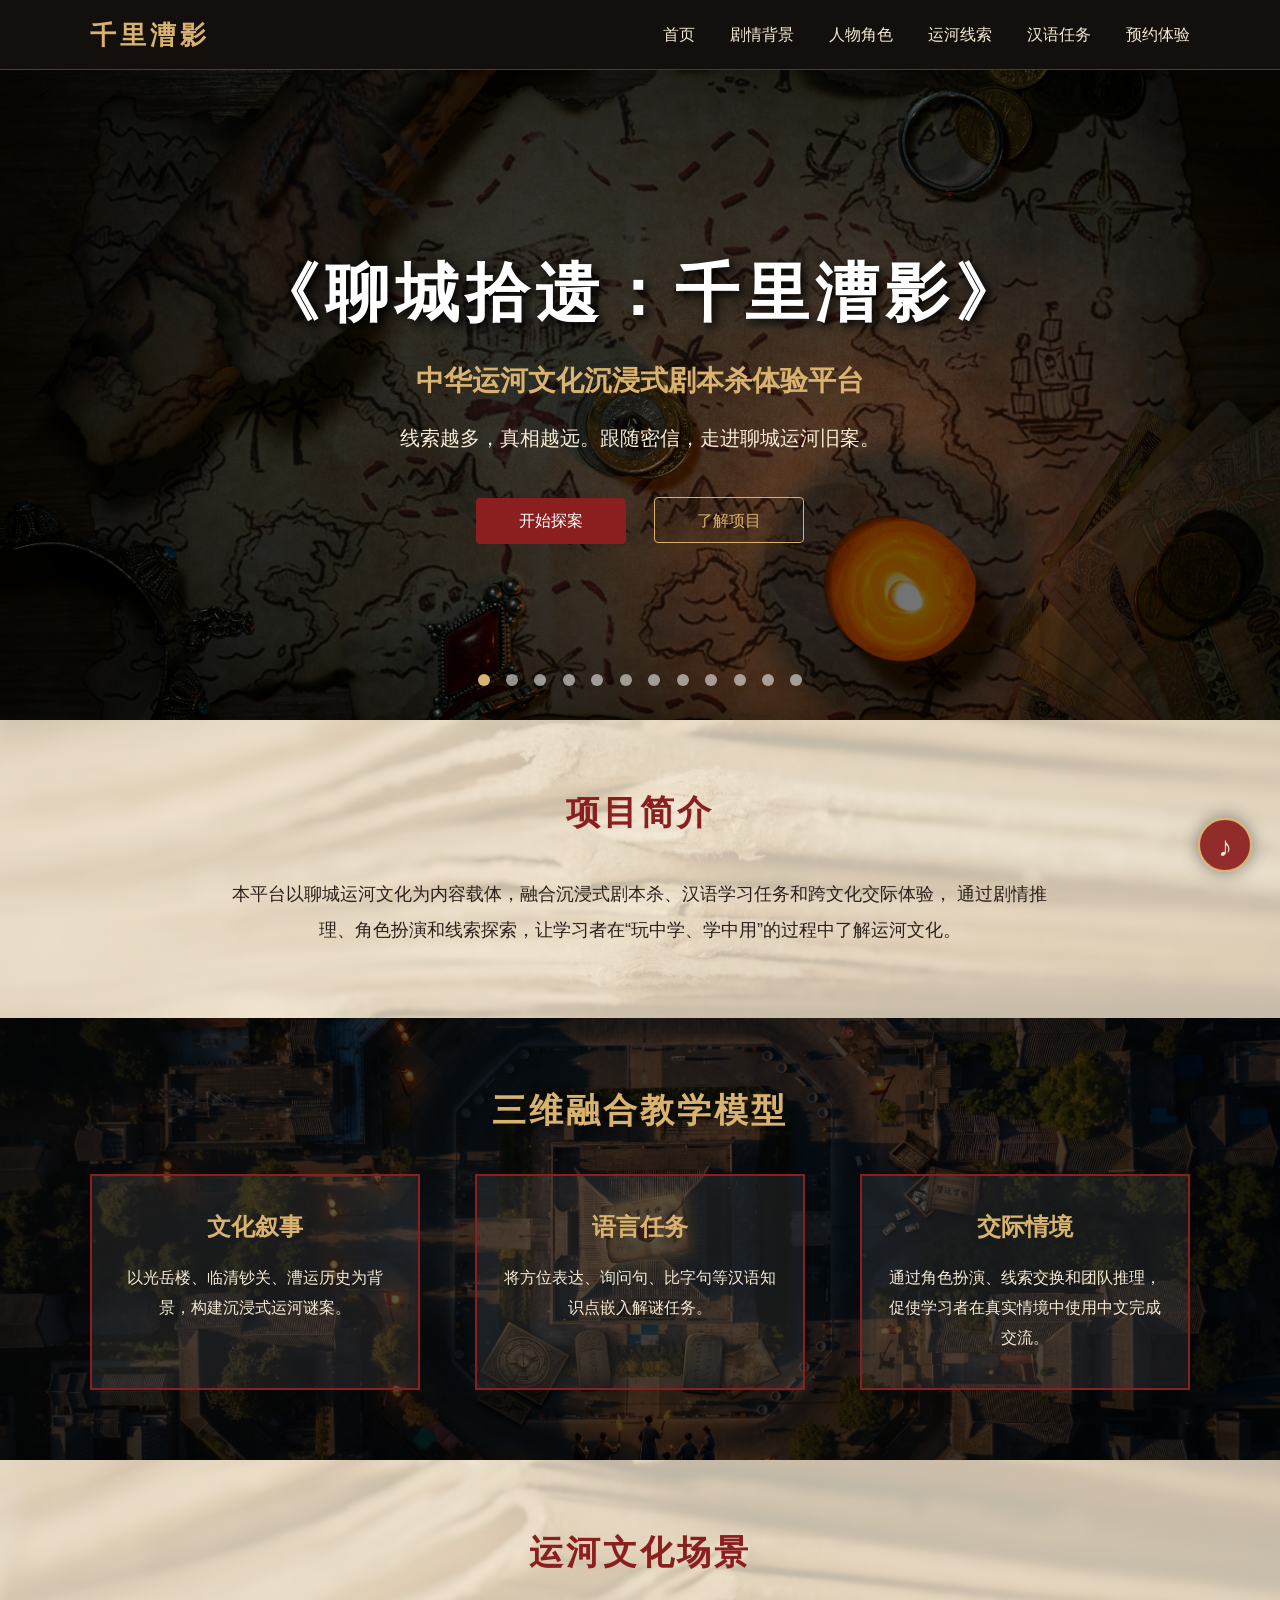
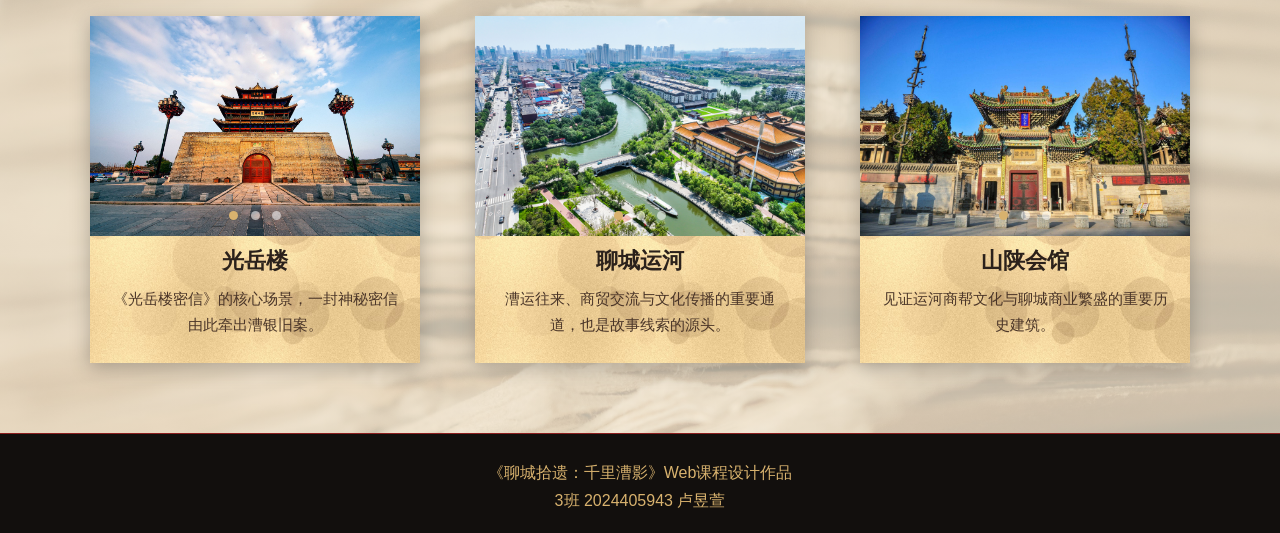
<file: index.html>
<!DOCTYPE html>
<html lang="zh-CN">
<head>
    <meta charset="UTF-8">
    <title>聊城拾遗：千里漕影</title>
    <link rel="stylesheet" href="./css/index.css">
    <link rel="stylesheet" href="./css/music.css">
</head>
<body>

<audio id="bgm" src="./audio/bgm.mp3" loop></audio>
<div class="music-btn playing" id="musicBtn">♫</div>

<!-- 顶部导航栏 -->
<div class="header">
    <div class="container nav">
        <div class="logo">千里漕影</div>
        <ul>
            <li><a href="index.html">首页</a></li>
            <li><a href="story.html">剧情背景</a></li>
            <li><a href="roles.html">人物角色</a></li>
            <li><a href="clues.html">运河线索</a></li>
            <li><a href="learn.html">汉语任务</a></li>
            <li><a href="booking.html">预约体验</a></li>
        </ul>
    </div>
</div>

<!-- 首页封面轮播 -->
<div class="hero">

    <!-- 背景轮播图片 -->
    <div class="top-banner">
        <img class="top-slide active" src="./images/index_top_banner/bg1.jpg" alt="">
        <img class="top-slide" src="./images/index_top_banner/bg2.jpg" alt="">
        <img class="top-slide" src="./images/index_top_banner/bg2.png" alt="">
        <img class="top-slide" src="./images/index_top_banner/bg3.jpeg" alt="">
        <img class="top-slide" src="./images/index_top_banner/bg4.png" alt="">
        <img class="top-slide" src="./images/index_top_banner/bg5.png" alt="">
        <img class="top-slide" src="./images/index_top_banner/bg6.jpeg" alt="">
        <img class="top-slide" src="./images/index_top_banner/bg7.png" alt="">
        <img class="top-slide" src="./images/index_top_banner/bg8.jpg" alt="">
        <img class="top-slide" src="./images/index_top_banner/bg9.jpg" alt="">
        <img class="top-slide" src="./images/index_top_banner/bg10.jpg" alt="">
        <img class="top-slide" src="./images/index_top_banner/bg11.jpg" alt="">
    </div>

    <!-- 黑色遮罩 + 文字内容 -->
    <div class="hero-mask">
        <div class="container hero-content">
            <h1>《聊城拾遗：千里漕影》</h1>
            <h2>中华运河文化沉浸式剧本杀体验平台</h2>
            <p>线索越多，真相越远。跟随密信，走进聊城运河旧案。</p>

            <div class="hero-btns">
                <a href="clues.html">开始探案</a>
                <a href="story.html" class="btn-line">了解项目</a>
            </div>
        </div>
    </div>

    <!-- 左右切换按钮 -->
    <button class="top-btn top-prev">&lt;</button>
    <button class="top-btn top-next">&gt;</button>

    <!-- 小圆点 -->
    <div class="top-dots">
        <span class="top-dot active"></span>
        <span class="top-dot"></span>
        <span class="top-dot"></span>
        <span class="top-dot"></span>
        <span class="top-dot"></span>
        <span class="top-dot"></span>
        <span class="top-dot"></span>
        <span class="top-dot"></span>
        <span class="top-dot"></span>
        <span class="top-dot"></span>
        <span class="top-dot"></span>
        <span class="top-dot"></span>
    </div>
</div>



<!-- 项目简介 -->
<div class="section">
    <div class="container">
        <h2 class="section-title">项目简介</h2>
        <p class="intro-text">
            本平台以聊城运河文化为内容载体，融合沉浸式剧本杀、汉语学习任务和跨文化交际体验，
            通过剧情推理、角色扮演和线索探索，让学习者在“玩中学、学中用”的过程中了解运河文化。
        </p>
    </div>
</div>

<!-- 三维融合模型 -->
<div class="section dark-section">
    <div class="container">
        <h2 class="section-title">三维融合教学模型</h2>

        <div class="card-box">
            <a href="story.html" class="card">
                <h3>文化叙事</h3>
                <p>以光岳楼、临清钞关、漕运历史为背景，构建沉浸式运河谜案。</p>
            </a>

            <a href="learn.html" class="card">
                <h3>语言任务</h3>
                <p>将方位表达、询问句、比字句等汉语知识点嵌入解谜任务。</p>
            </a>

            <a href="roles.html" class="card">
                <h3>交际情境</h3>
                <p>通过角色扮演、线索交换和团队推理，促使学习者在真实情境中使用中文完成交流。</p>
            </a>
        </div>
    </div>
</div>

<!-- 运河文化展示 -->
<div class="section">
    <div class="container">
        <h2 class="section-title">运河文化场景</h2>

        <div class="scene-list">

            <!-- 光岳楼 -->
            <div class="scene-card">
                <div class="mini-slider">
                    <img class="mini-slide active" src="./images/bottom_banner_pic/光岳楼1.jpg" alt="光岳楼">
                    <img class="mini-slide" src="./images/bottom_banner_pic/光岳楼2.jpeg" alt="光岳楼">
                    <img class="mini-slide" src="./images/bottom_banner_pic/光岳楼3.jpeg" alt="光岳楼">

                    <button class="mini-btn mini-prev">&lt;</button>
                    <button class="mini-btn mini-next">&gt;</button>

                    <div class="mini-dots">
                        <span class="mini-dot active"></span>
                        <span class="mini-dot"></span>
                        <span class="mini-dot"></span>
                    </div>
                </div>
                <h3>光岳楼</h3>
                <p>《光岳楼密信》的核心场景，一封神秘密信由此牵出漕银旧案。</p>
            </div>

            <!-- 运河 -->
            <div class="scene-card">
                <div class="mini-slider">
                    <img class="mini-slide active" src="./images/bottom_banner_pic/运河1.jpg" alt="聊城运河">
                    <img class="mini-slide" src="./images/bottom_banner_pic/运河2.jpeg" alt="聊城运河">
                    <img class="mini-slide" src="./images/bottom_banner_pic/运河3.jpeg" alt="聊城运河">

                    <button class="mini-btn mini-prev">&lt;</button>
                    <button class="mini-btn mini-next">&gt;</button>

                    <div class="mini-dots">
                        <span class="mini-dot active"></span>
                        <span class="mini-dot"></span>
                        <span class="mini-dot"></span>
                    </div>
                </div>
                <h3>聊城运河</h3>
                <p>漕运往来、商贸交流与文化传播的重要通道，也是故事线索的源头。</p>
            </div>

            <!-- 山陕会馆 -->
            <div class="scene-card">
                <div class="mini-slider">
                    <img class="mini-slide active" src="./images/bottom_banner_pic/山陕会馆1.jpeg" alt="山陕会馆">
                    <img class="mini-slide" src="./images/bottom_banner_pic/山陕会馆2.jpg" alt="山陕会馆">
                    <img class="mini-slide" src="./images/bottom_banner_pic/山陕会馆3.jpeg" alt="山陕会馆">

                    <button class="mini-btn mini-prev">&lt;</button>
                    <button class="mini-btn mini-next">&gt;</button>

                    <div class="mini-dots">
                        <span class="mini-dot active"></span>
                        <span class="mini-dot"></span>
                        <span class="mini-dot"></span>
                    </div>
                </div>
                <h3>山陕会馆</h3>
                <p>见证运河商帮文化与聊城商业繁盛的重要历史建筑。</p>
            </div>

        </div>
    </div>
</div>

<!-- 底部 -->
<div class="footer">
    <p>《聊城拾遗：千里漕影》Web课程设计作品</p>
    <p>3班 2024405943 卢昱萱</p>
</div>
<script src="./js/top_banner.js"></script>
<script src="./js/music.js"></script>
<script src="./js/bottom_banner.js"></script>
</body>
</html>
</file>
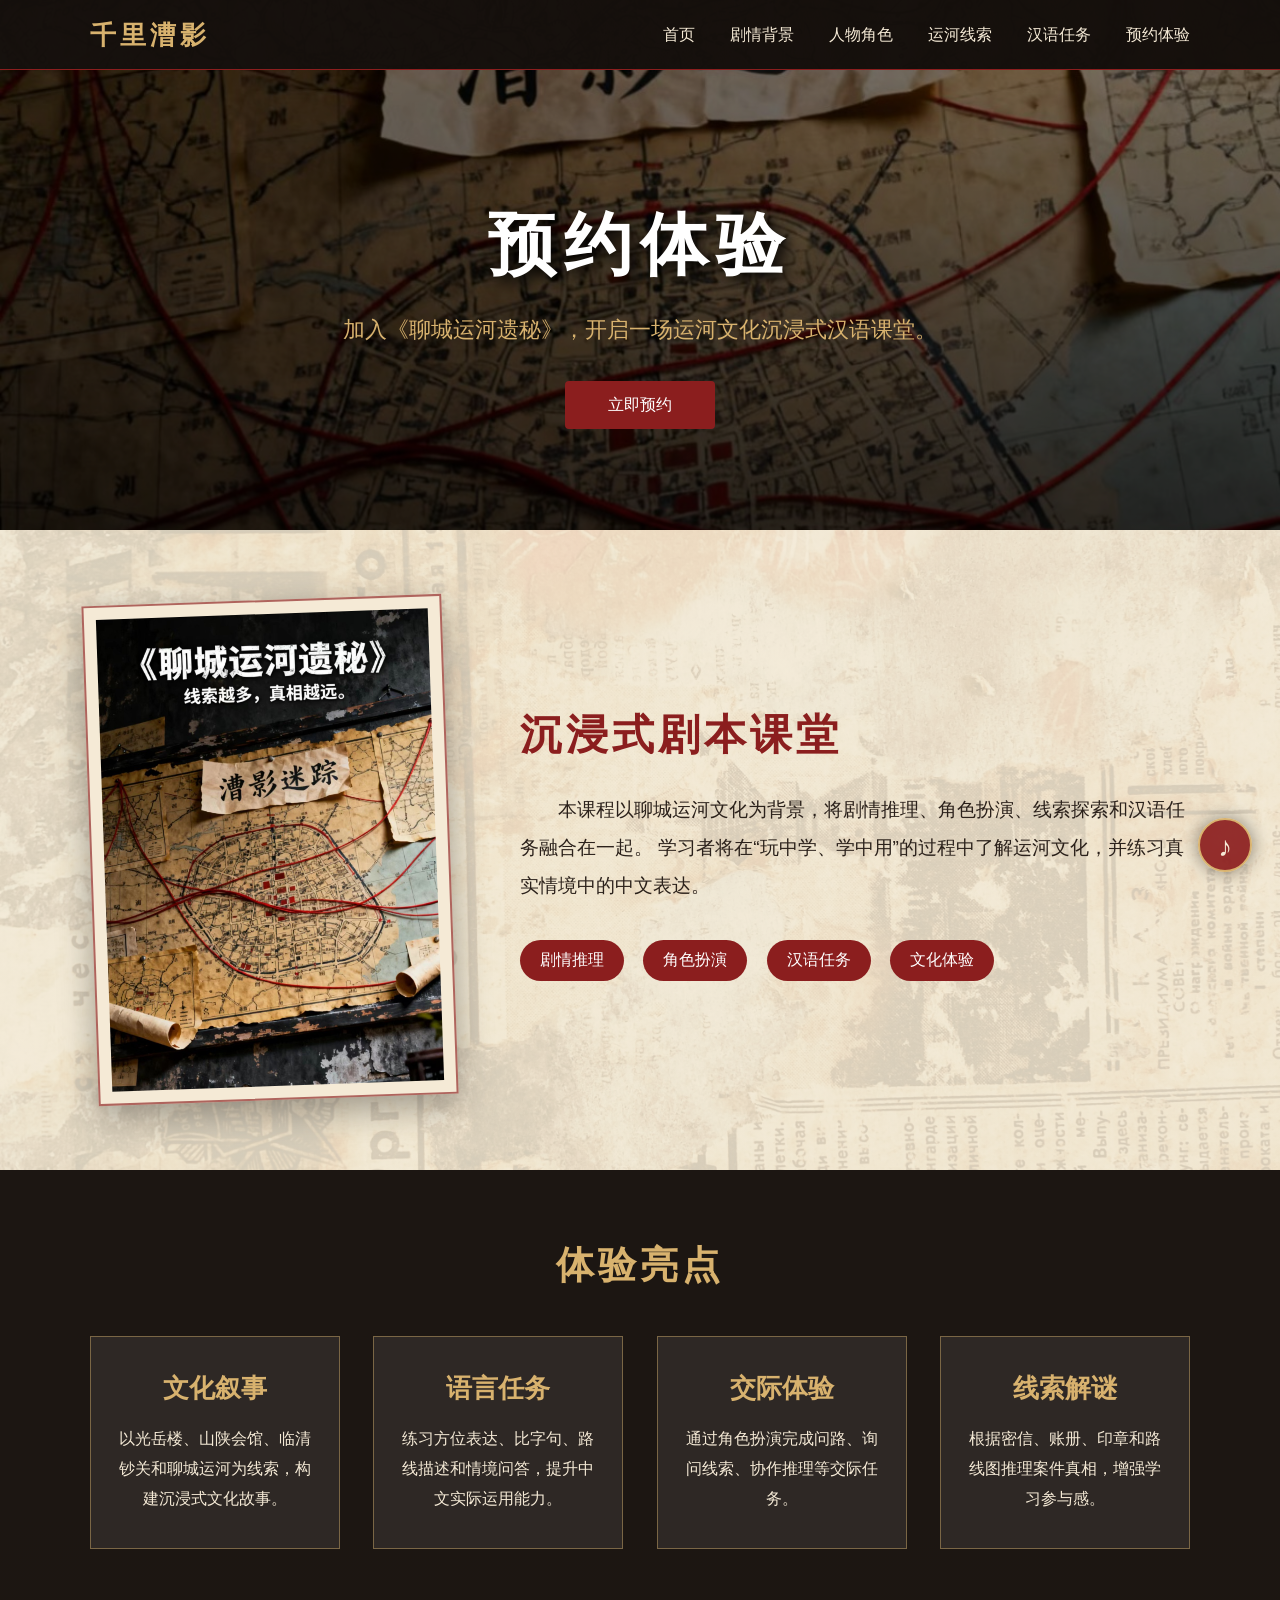
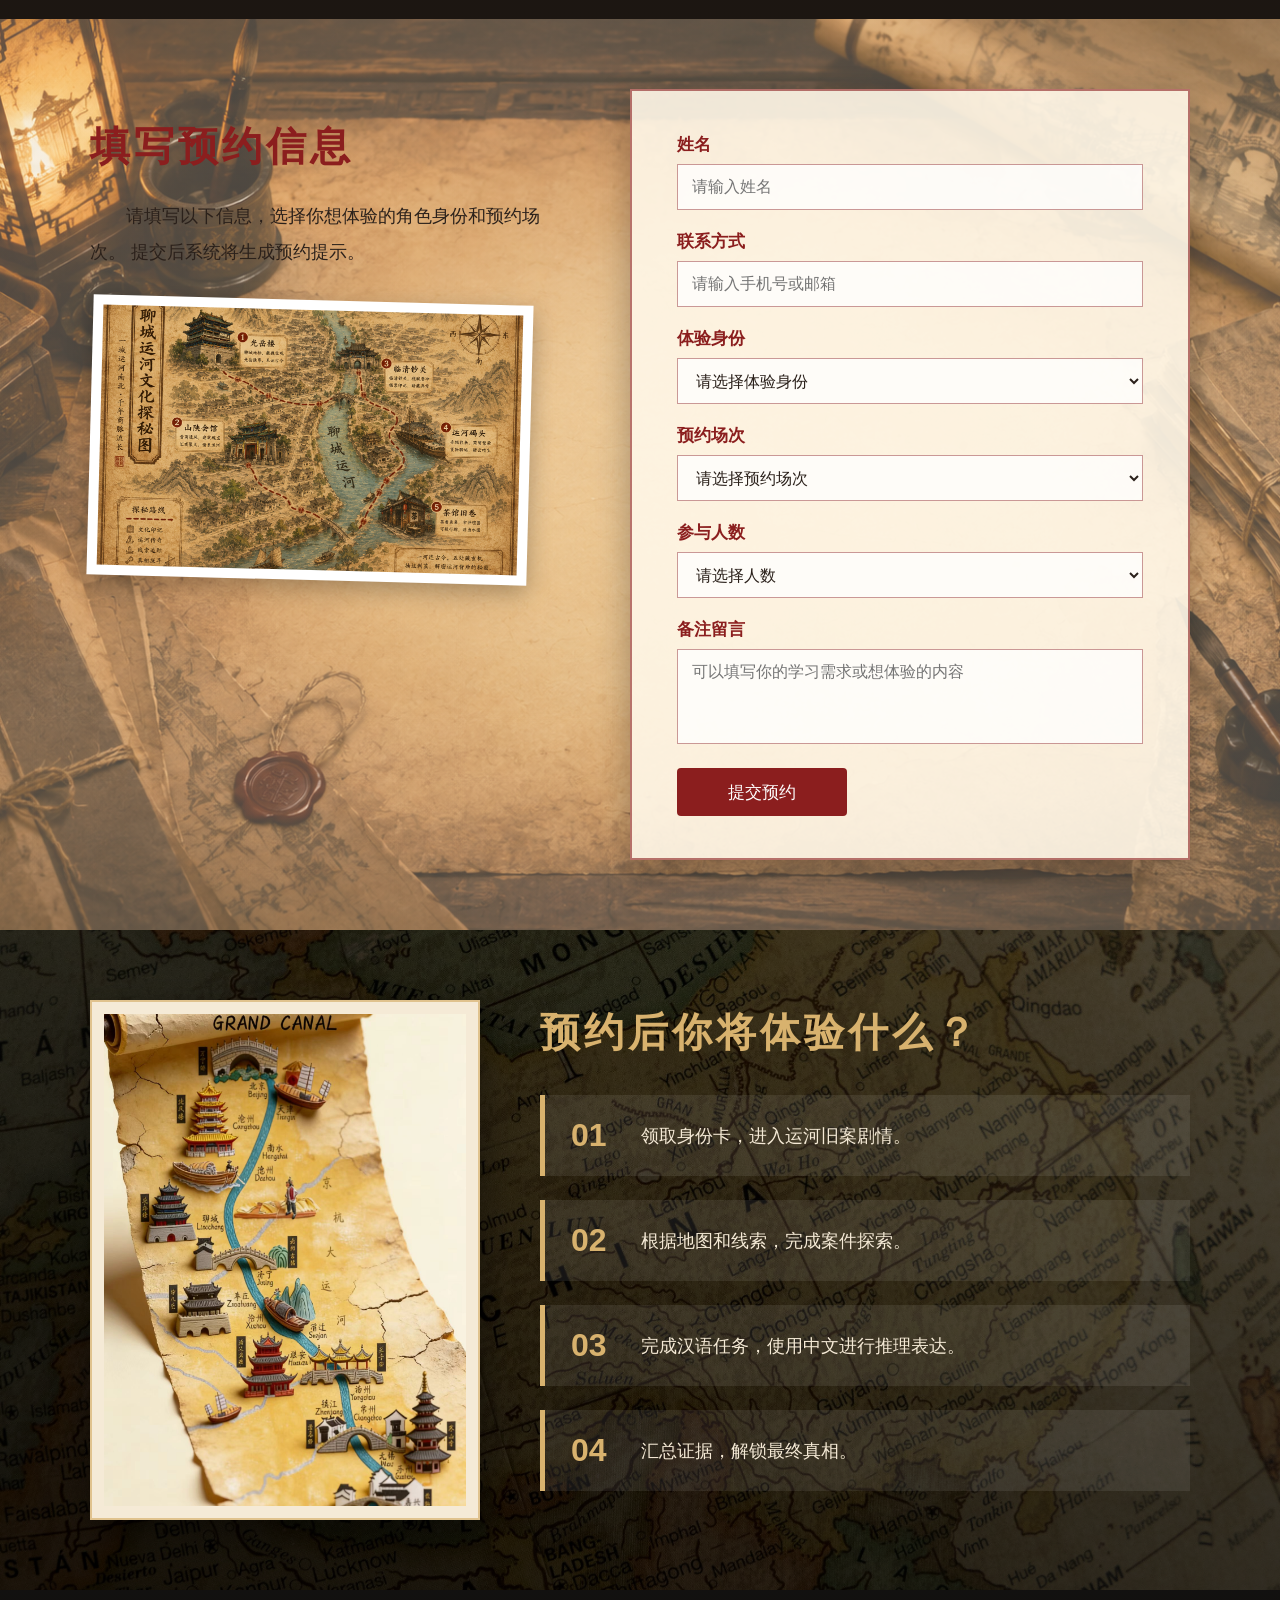
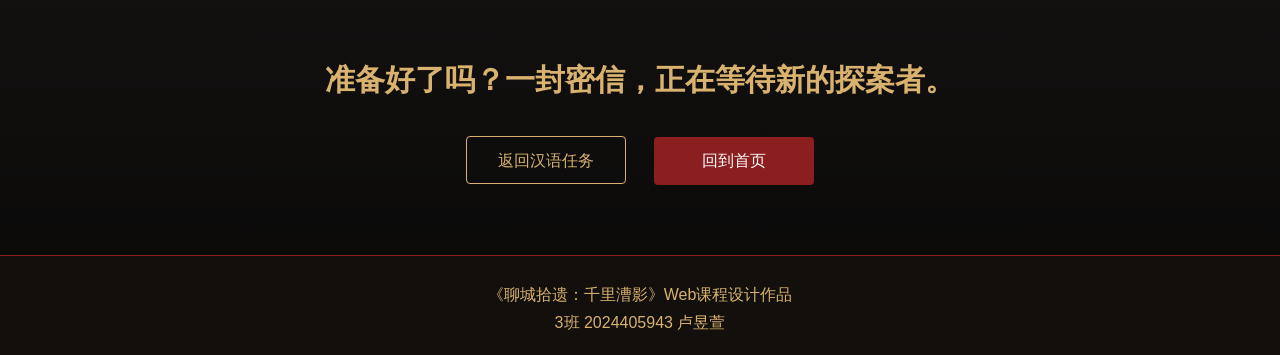
<file: booking.html>
<!DOCTYPE html>
<html lang="zh-CN">
<head>
    <meta charset="UTF-8">
    <title>预约体验 - 千里漕影</title>
    <link rel="stylesheet" href="./css/book.css">
    <link rel="stylesheet" href="./css/music.css">
</head>
<body class="book-page">

<audio id="bgm" src="./audio/booking.mp3" loop></audio>
<div class="music-btn playing" id="musicBtn">♫</div>


<!-- 顶部导航栏 -->
<div class="header">
    <div class="container nav">
        <div class="logo">千里漕影</div>
        <ul>
            <li><a href="index.html">首页</a></li>
            <li><a href="story.html">剧情背景</a></li>
            <li><a href="roles.html">人物角色</a></li>
            <li><a href="clues.html">运河线索</a></li>
            <li><a href="learn.html">汉语任务</a></li>
            <li><a href="booking.html">预约体验</a></li>
        </ul>
    </div>
</div>

<!-- 顶部封面 -->
<div class="book-hero">
    <div class="book-hero-mask">
        <div class="container book-hero-content">
            <h1>预约体验</h1>
            <p>加入《聊城运河遗秘》，开启一场运河文化沉浸式汉语课堂。</p>
            <a href="#bookingFormArea" class="hero-btn">立即预约</a>
        </div>
    </div>
</div>

<!-- 体验导览 -->
<div class="section guide-section">
    <div class="container guide-box">

        <!-- 必须使用的 pic2.jpg -->
        <div class="guide-poster">
            <img src="./images/book/pic2.jpg" alt="聊城运河遗秘海报">
        </div>

        <div class="guide-text">
            <h2>沉浸式剧本课堂</h2>
            <p>
                本课程以聊城运河文化为背景，将剧情推理、角色扮演、线索探索和汉语任务融合在一起。
                学习者将在“玩中学、学中用”的过程中了解运河文化，并练习真实情境中的中文表达。
            </p>

            <div class="guide-tags">
                <span>剧情推理</span>
                <span>角色扮演</span>
                <span>汉语任务</span>
                <span>文化体验</span>
            </div>
        </div>

    </div>
</div>

<!-- 课程亮点 -->
<div class="section feature-section">
    <div class="container">
        <h2 class="section-title">体验亮点</h2>

        <div class="feature-box">
            <div class="feature-card">
                <h3>文化叙事</h3>
                <p>以光岳楼、山陕会馆、临清钞关和聊城运河为线索，构建沉浸式文化故事。</p>
            </div>

            <div class="feature-card">
                <h3>语言任务</h3>
                <p>练习方位表达、比字句、路线描述和情境问答，提升中文实际运用能力。</p>
            </div>

            <div class="feature-card">
                <h3>交际体验</h3>
                <p>通过角色扮演完成问路、询问线索、协作推理等交际任务。</p>
            </div>

            <div class="feature-card">
                <h3>线索解谜</h3>
                <p>根据密信、账册、印章和路线图推理案件真相，增强学习参与感。</p>
            </div>
        </div>
    </div>
</div>

<!-- 预约表单 -->
<div class="section form-section" id="bookingFormArea">
    <div class="container form-layout">

        <div class="form-left">
            <h2>填写预约信息</h2>
            <p>
                请填写以下信息，选择你想体验的角色身份和预约场次。
                提交后系统将生成预约提示。
            </p>

            <div class="small-map">
                <img src="./images/book/map.png" alt="聊城运河文化地图">
            </div>
        </div>

        <div class="booking-form-card">
            <form id="bookingForm">

                <div class="form-row">
                    <label for="username">姓名</label>
                    <input type="text" id="username" placeholder="请输入姓名">
                </div>

                <div class="form-row">
                    <label for="phone">联系方式</label>
                    <input type="text" id="phone" placeholder="请输入手机号或邮箱">
                </div>

                <div class="form-row">
                    <label for="role">体验身份</label>
                    <select id="role">
                        <option value="">请选择体验身份</option>
                        <option value="钞关文书">钞关文书</option>
                        <option value="漕运账房">漕运账房</option>
                        <option value="茶馆掌柜">茶馆掌柜</option>
                        <option value="异国旅人">异国旅人</option>
                        <option value="密信守护人">密信守护人</option>
                        <option value="商帮学徒">商帮学徒</option>
                    </select>
                </div>

                <div class="form-row">
                    <label for="time">预约场次</label>
                    <select id="time">
                        <option value="">请选择预约场次</option>
                        <option value="周一 14:00-15:30">周一 14:00-15:30</option>
                        <option value="周三 15:30-17:00">周三 15:30-17:00</option>
                        <option value="周五 19:00-20:30">周五 19:00-20:30</option>
                        <option value="周六 09:30-11:00">周六 09:30-11:00</option>
                    </select>
                </div>

                <div class="form-row">
                    <label for="people">参与人数</label>
                    <select id="people">
                        <option value="">请选择人数</option>
                        <option value="1人">1人</option>
                        <option value="2人">2人</option>
                        <option value="3人">3人</option>
                        <option value="4人及以上">4人及以上</option>
                    </select>
                </div>

                <div class="form-row">
                    <label for="message">备注留言</label>
                    <textarea id="message" placeholder="可以填写你的学习需求或想体验的内容"></textarea>
                </div>

                <button type="button" id="submitBtn">提交预约</button>

                <p class="form-tip" id="formTip"></p>

            </form>
        </div>

    </div>
</div>

<!-- 体验流程 -->
<div class="section process-section">
    <div class="container process-box">

        <div class="process-img">
            <img src="./images/book/pic1.png" alt="体验路线图">
        </div>

        <div class="process-text">
            <h2>预约后你将体验什么？</h2>

            <div class="process-step">
                <span>01</span>
                <p>领取身份卡，进入运河旧案剧情。</p>
            </div>

            <div class="process-step">
                <span>02</span>
                <p>根据地图和线索，完成案件探索。</p>
            </div>

            <div class="process-step">
                <span>03</span>
                <p>完成汉语任务，使用中文进行推理表达。</p>
            </div>

            <div class="process-step">
                <span>04</span>
                <p>汇总证据，解锁最终真相。</p>
            </div>
        </div>

    </div>
</div>

<!-- 底部跳转 -->
<div class="book-next">
    <div class="container">
        <h2>准备好了吗？一封密信，正在等待新的探案者。</h2>
        <a href="learn.html" class="next-line">返回汉语任务</a>
        <a href="index.html">回到首页</a>
    </div>
</div>

<!-- 页脚 -->
<div class="footer">
    <p>《聊城拾遗：千里漕影》Web课程设计作品</p>
    <p>3班 2024405943 卢昱萱</p>
</div>

<!-- 预约成功弹窗 -->
<div class="success-modal" id="successModal">
    <div class="success-box">
        <span class="close-btn" id="closeBtn">×</span>
        <h2>预约成功</h2>
        <p id="successText"></p>
        <div class="seal">已预约</div>
    </div>
</div>

<script src="./js/book.js"></script>
<script src="./js/music.js"></script>
</body>
</html>
</file>
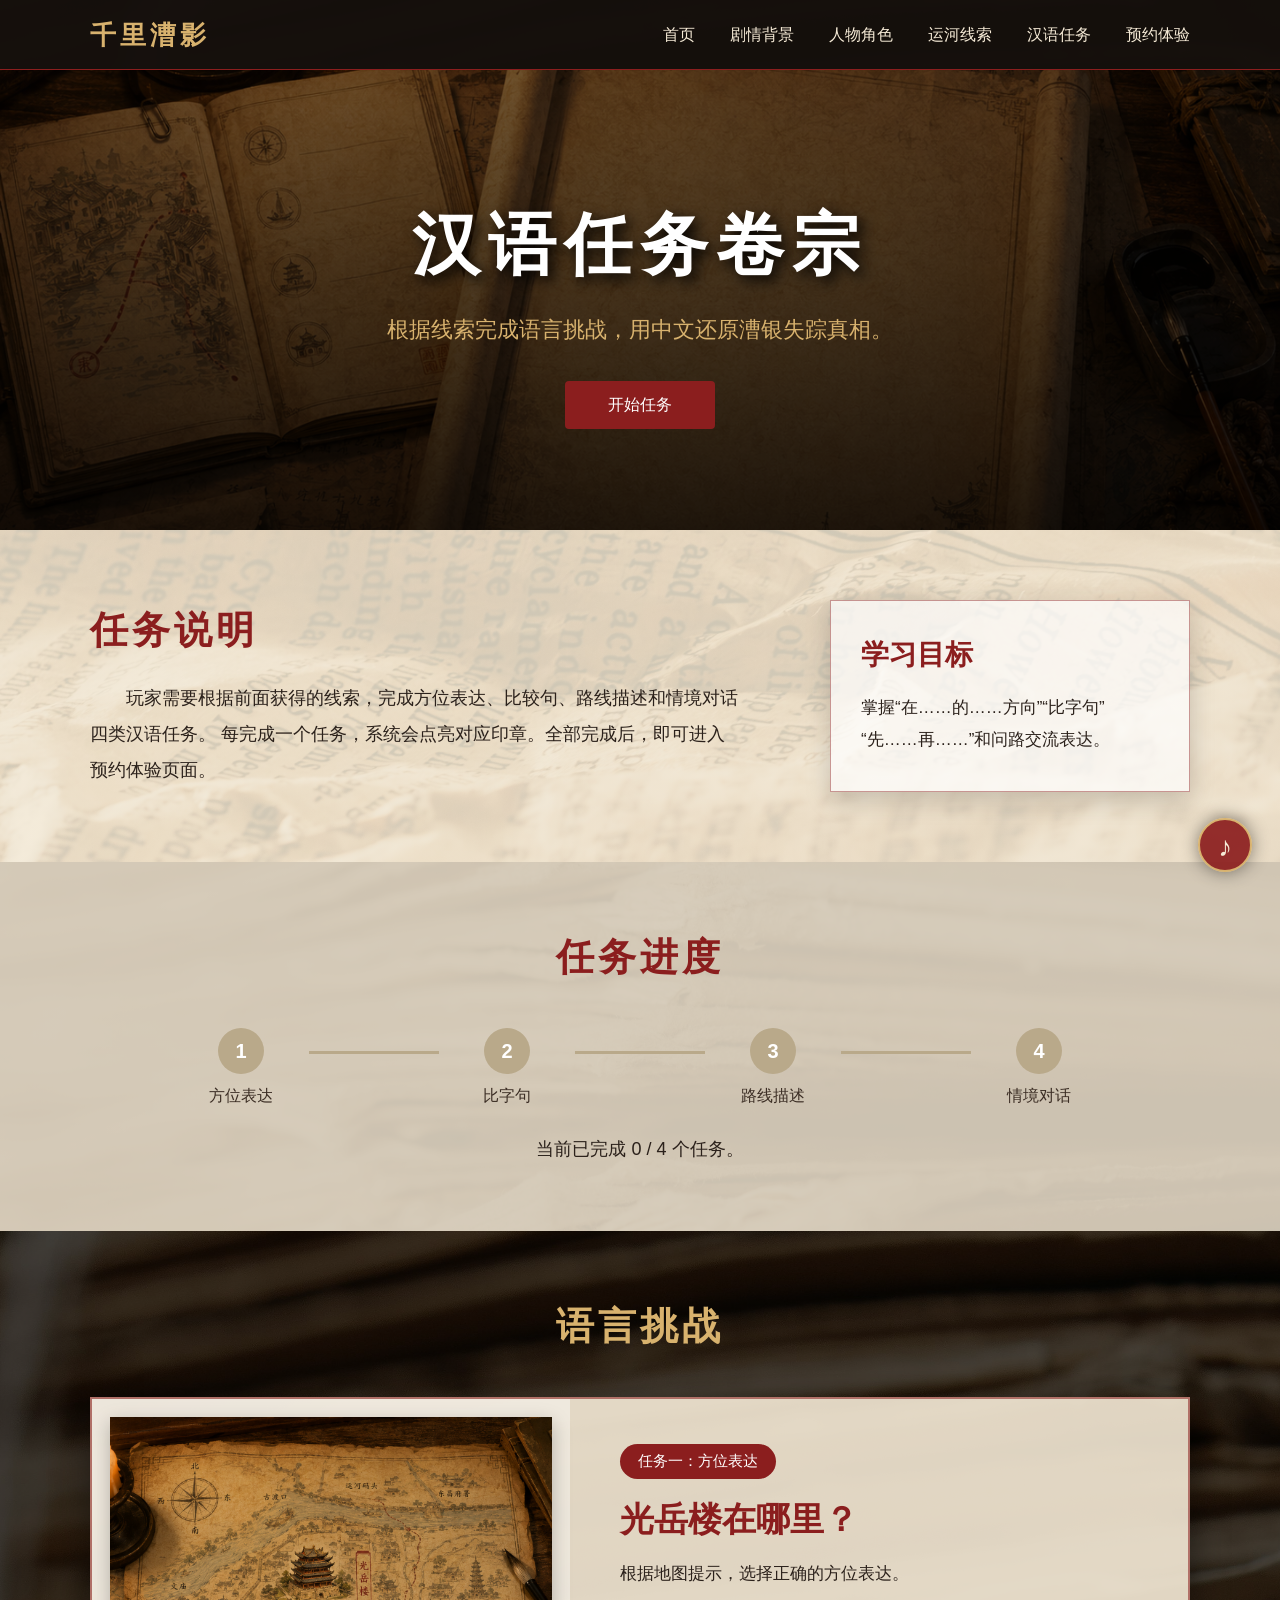
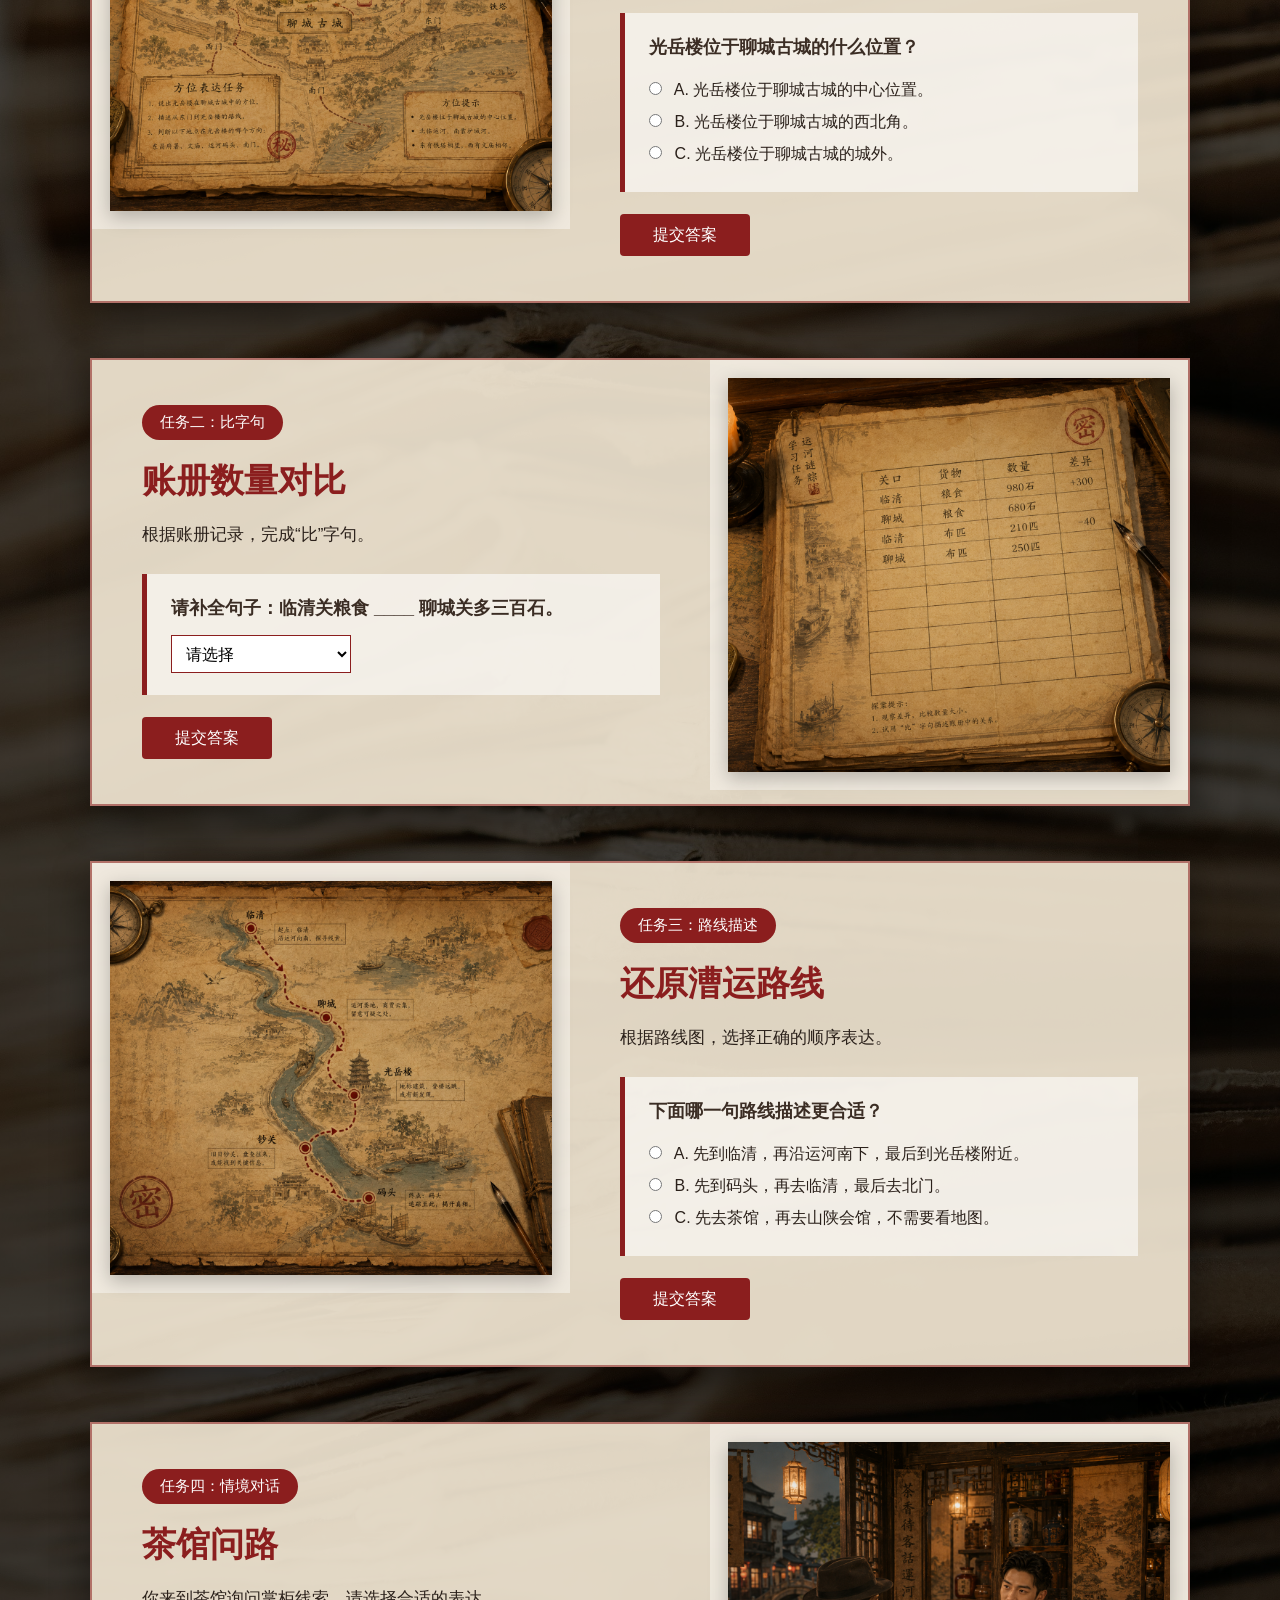
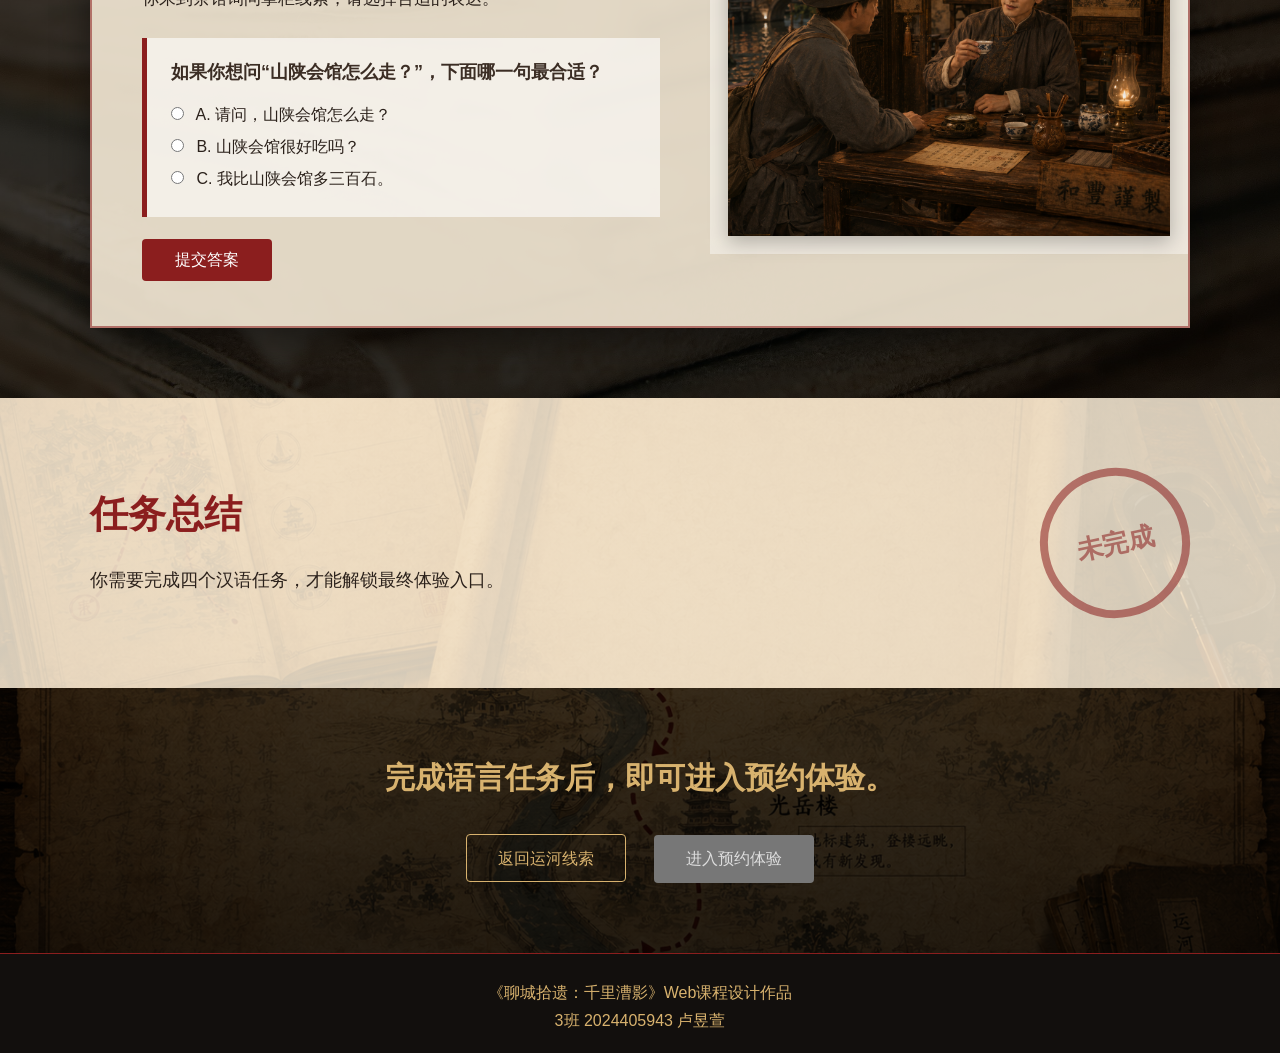
<file: learn.html>
<!DOCTYPE html>
<html lang="zh-CN">
<head>
    <meta charset="UTF-8">
    <title>汉语任务 - 千里漕影</title>
    <link rel="stylesheet" href="./css/learn.css">
    <link rel="stylesheet" href="./css/music.css">
</head>
<body class="learn-page">

<audio id="bgm" src="./audio/bgm.mp3" loop></audio>
<div class="music-btn playing" id="musicBtn">♫</div>


<!-- 顶部导航栏 -->
<div class="header">
    <div class="container nav">
        <div class="logo">千里漕影</div>
        <ul>
            <li><a href="index.html">首页</a></li>
            <li><a href="story.html">剧情背景</a></li>
            <li><a href="roles.html">人物角色</a></li>
            <li><a href="clues.html">运河线索</a></li>
            <li><a href="learn.html">汉语任务</a></li>
            <li><a href="booking.html">预约体验</a></li>
        </ul>
    </div>
</div>

<!-- 页面封面 -->
<div class="learn-hero">
    <div class="hero-mask">
        <div class="container hero-content">
            <h1>汉语任务卷宗</h1>
            <p>根据线索完成语言挑战，用中文还原漕银失踪真相。</p>
            <a href="#taskArea" class="hero-btn">开始任务</a>
        </div>
    </div>
</div>

<!-- 任务说明 -->
<div class="section intro-section">
    <div class="container intro-box">
        <div class="intro-text">
            <h2>任务说明</h2>
            <p>
                玩家需要根据前面获得的线索，完成方位表达、比较句、路线描述和情境对话四类汉语任务。
                每完成一个任务，系统会点亮对应印章。全部完成后，即可进入预约体验页面。
            </p>
        </div>

        <div class="intro-card">
            <h3>学习目标</h3>
            <p>掌握“在……的……方向”“比字句”“先……再……”和问路交流表达。</p>
        </div>
    </div>
</div>

<!-- 任务进度 -->
<div class="section progress-section">
    <div class="container">
        <h2 class="section-title">任务进度</h2>

        <div class="progress-box">
            <div class="progress-item" id="progress1">
                <span>1</span>
                <p>方位表达</p>
            </div>

            <div class="progress-line"></div>

            <div class="progress-item" id="progress2">
                <span>2</span>
                <p>比字句</p>
            </div>

            <div class="progress-line"></div>

            <div class="progress-item" id="progress3">
                <span>3</span>
                <p>路线描述</p>
            </div>

            <div class="progress-line"></div>

            <div class="progress-item" id="progress4">
                <span>4</span>
                <p>情境对话</p>
            </div>
        </div>

        <p class="progress-tip" id="progressTip">
            当前已完成 0 / 4 个任务。
        </p>
    </div>
</div>

<!-- 汉语任务区 -->
<div class="section task-section" id="taskArea">
    <div class="container">
        <h2 class="section-title light-title">语言挑战</h2>

        <div class="task-list">

            <!-- 任务一 -->
            <div class="task-card">
                <div class="task-img">
                    <img src="./images/learn/task_position_map.jpg" alt="方位任务图">
                </div>

                <div class="task-content">
                    <div class="task-tag">任务一：方位表达</div>
                    <h3>光岳楼在哪里？</h3>
                    <p>根据地图提示，选择正确的方位表达。</p>

                    <div class="question-box">
                        <p class="question">光岳楼位于聊城古城的什么位置？</p>

                        <label><input type="radio" name="q1" value="a"> A. 光岳楼位于聊城古城的中心位置。</label>
                        <label><input type="radio" name="q1" value="b"> B. 光岳楼位于聊城古城的西北角。</label>
                        <label><input type="radio" name="q1" value="c"> C. 光岳楼位于聊城古城的城外。</label>
                    </div>

                    <button class="check-btn" data-task="1">提交答案</button>
                    <p class="result-text" id="result1"></p>
                </div>
            </div>

            <!-- 任务二 -->
            <div class="task-card reverse-card">
                <div class="task-img">
                    <img src="./images/learn/task_comparison_account.jpg" alt="比字句任务图">
                </div>

                <div class="task-content">
                    <div class="task-tag">任务二：比字句</div>
                    <h3>账册数量对比</h3>
                    <p>根据账册记录，完成“比”字句。</p>

                    <div class="question-box">
                        <p class="question">请补全句子：临清关粮食 ____ 聊城关多三百石。</p>

                        <select id="q2">
                            <option value="">请选择</option>
                            <option value="a">和</option>
                            <option value="b">比</option>
                            <option value="c">在</option>
                        </select>
                    </div>

                    <button class="check-btn" data-task="2">提交答案</button>
                    <p class="result-text" id="result2"></p>
                </div>
            </div>

            <!-- 任务三 -->
            <div class="task-card">
                <div class="task-img">
                    <img src="./images/learn/task_route_map.jpg" alt="路线任务图">
                </div>

                <div class="task-content">
                    <div class="task-tag">任务三：路线描述</div>
                    <h3>还原漕运路线</h3>
                    <p>根据路线图，选择正确的顺序表达。</p>

                    <div class="question-box">
                        <p class="question">下面哪一句路线描述更合适？</p>

                        <label><input type="radio" name="q3" value="a"> A. 先到临清，再沿运河南下，最后到光岳楼附近。</label>
                        <label><input type="radio" name="q3" value="b"> B. 先到码头，再去临清，最后去北门。</label>
                        <label><input type="radio" name="q3" value="c"> C. 先去茶馆，再去山陕会馆，不需要看地图。</label>
                    </div>

                    <button class="check-btn" data-task="3">提交答案</button>
                    <p class="result-text" id="result3"></p>
                </div>
            </div>

            <!-- 任务四 -->
            <div class="task-card reverse-card">
                <div class="task-img">
                    <img src="./images/learn/task_dialogue_teahouse.jpg" alt="对话任务图">
                </div>

                <div class="task-content">
                    <div class="task-tag">任务四：情境对话</div>
                    <h3>茶馆问路</h3>
                    <p>你来到茶馆询问掌柜线索，请选择合适的表达。</p>

                    <div class="question-box">
                        <p class="question">如果你想问“山陕会馆怎么走？”，下面哪一句最合适？</p>

                        <label><input type="radio" name="q4" value="a"> A. 请问，山陕会馆怎么走？</label>
                        <label><input type="radio" name="q4" value="b"> B. 山陕会馆很好吃吗？</label>
                        <label><input type="radio" name="q4" value="c"> C. 我比山陕会馆多三百石。</label>
                    </div>

                    <button class="check-btn" data-task="4">提交答案</button>
                    <p class="result-text" id="result4"></p>
                </div>
            </div>

        </div>
    </div>
</div>

<!-- 完成总结 -->
<div class="section finish-section">
    <div class="container finish-box">
        <div>
            <h2>任务总结</h2>
            <p id="finishText">
                你需要完成四个汉语任务，才能解锁最终体验入口。
            </p>
        </div>

        <div class="stamp-box" id="stampBox">
            <span>未完成</span>
        </div>
    </div>
</div>

<!-- 底部跳转 -->
<div class="learn-next">
    <div class="container">
        <h2>完成语言任务后，即可进入预约体验。</h2>
        <a href="clues.html" class="next-line">返回运河线索</a>
        <a href="booking.html" id="bookBtn" class="disabled">进入预约体验</a>
    </div>
</div>

<!-- 页脚 -->
<div class="footer">
    <p>《聊城拾遗：千里漕影》Web课程设计作品</p>
    <p>3班 2024405943 卢昱萱</p>
</div>

<script src="./js/learn.js"></script>
<script src="./js/music.js"></script>
</body>
</html>
</file>
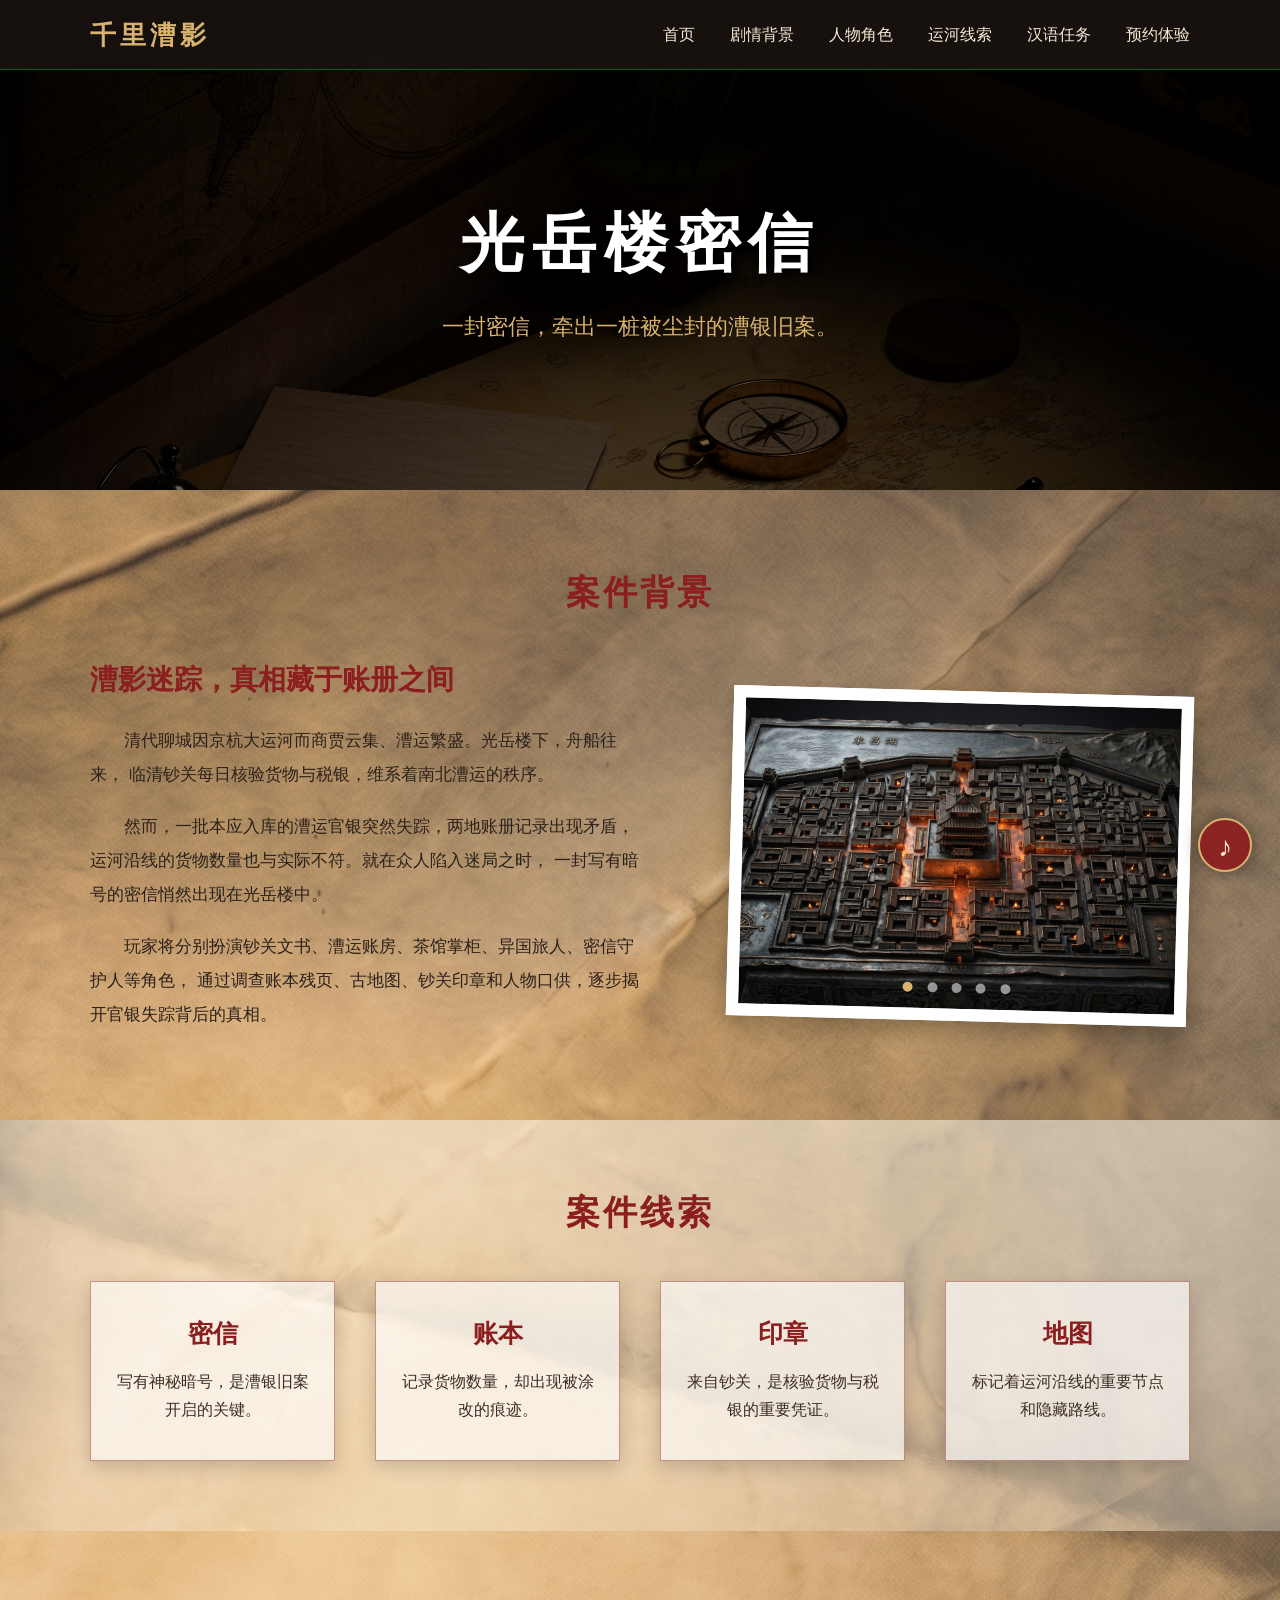
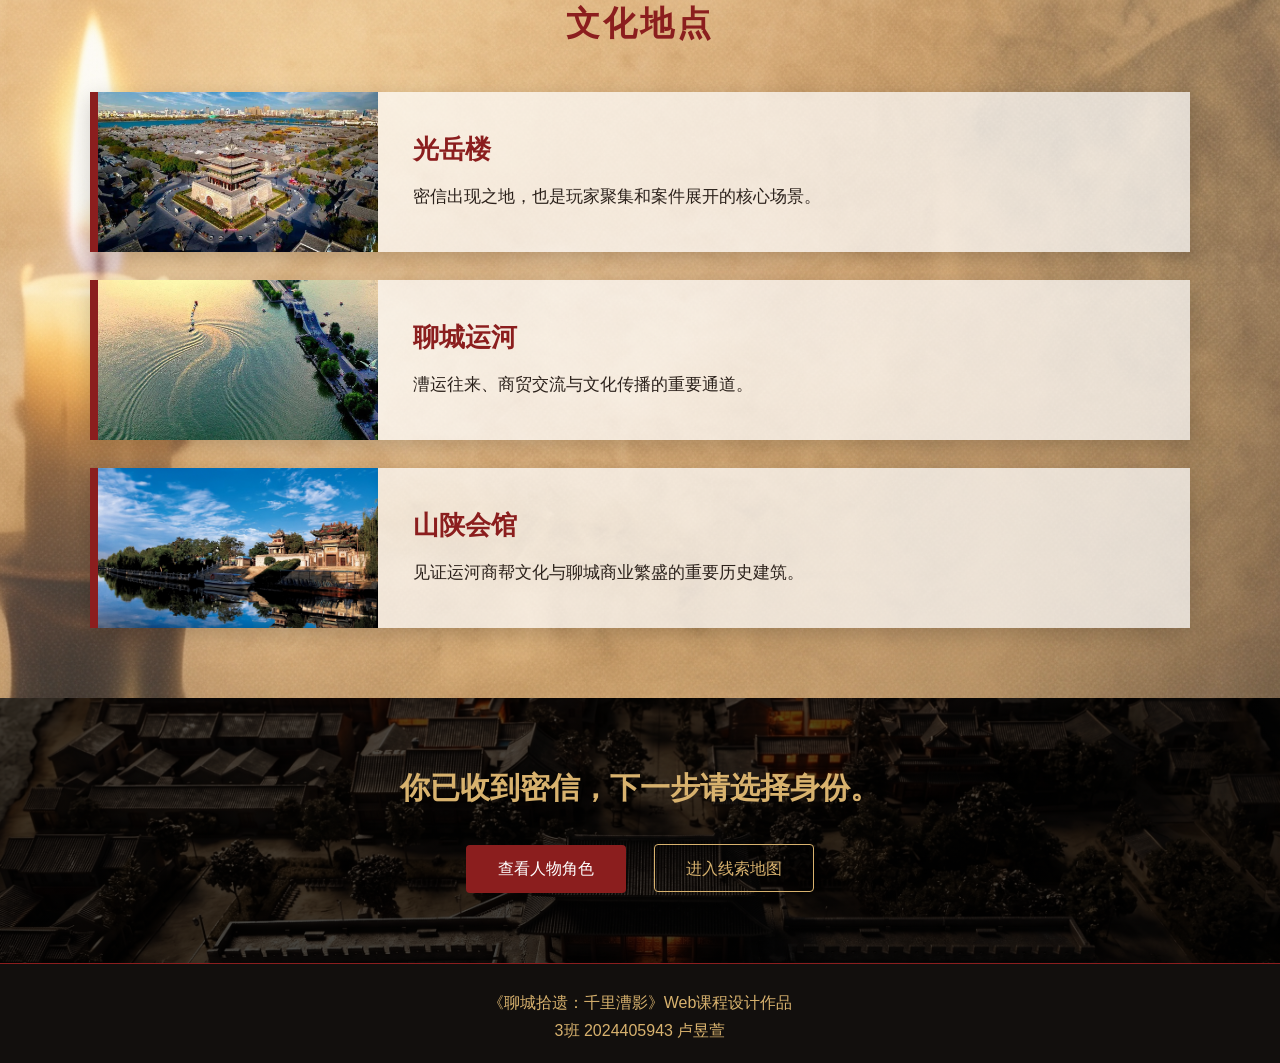
<file: story.html>
<!DOCTYPE html>
<html lang="zh-CN">
<head>
    <meta charset="UTF-8">
    <title>剧情背景 - 千里漕影</title>
    <link rel="stylesheet" href="./css/story.css">
    <link rel="stylesheet" href="./css/music.css">
</head>
<body class="story-page">

<audio id="bgm" src="./audio/story.mp3" loop></audio>
<div class="music-btn playing" id="musicBtn">♫</div>

<!-- 顶部导航栏 -->
<div class="header">
    <div class="container nav">
        <div class="logo">千里漕影</div>
        <ul>
            <li><a href="index.html">首页</a></li>
            <li><a href="story.html">剧情背景</a></li>
            <li><a href="roles.html">人物角色</a></li>
            <li><a href="clues.html">运河线索</a></li>
            <li><a href="learn.html">汉语任务</a></li>
            <li><a href="booking.html">预约体验</a></li>
        </ul>
    </div>
</div>

<!-- 剧情页顶部封面 -->
<div class="story-hero">
    <div class="story-hero-mask">
        <div class="container story-hero-content">
            <h1>光岳楼密信</h1>
            <p>一封密信，牵出一桩被尘封的漕银旧案。</p>
        </div>
    </div>
</div>

<!-- 故事背景 -->
<div class="section story-section">
    <div class="container">
        <h2 class="section-title">案件背景</h2>

        <div class="story-box">
            <div class="story-text">
                <h3>漕影迷踪，真相藏于账册之间</h3>
                <p>
                    清代聊城因京杭大运河而商贾云集、漕运繁盛。光岳楼下，舟船往来，
                    临清钞关每日核验货物与税银，维系着南北漕运的秩序。
                </p>
                <p>
                    然而，一批本应入库的漕运官银突然失踪，两地账册记录出现矛盾，
                    运河沿线的货物数量也与实际不符。就在众人陷入迷局之时，
                    一封写有暗号的密信悄然出现在光岳楼中。
                </p>
                <p>
                    玩家将分别扮演钞关文书、漕运账房、茶馆掌柜、异国旅人、密信守护人等角色，
                    通过调查账本残页、古地图、钞关印章和人物口供，逐步揭开官银失踪背后的真相。
                </p>
            </div>

            <div class="story-img story-slider">
                <img class="story-slide active" src="./images/story/轮播图/pic1.png" alt="案件线索图">
                <img class="story-slide" src="./images/story/轮播图/pic2.jpg" alt="案件线索图">
                <img class="story-slide" src="./images/story/轮播图/pic3.jpg" alt="案件线索图">
                <img class="story-slide" src="./images/story/轮播图/pic4.jpg" alt="案件线索图">
                <img class="story-slide" src="./images/story/轮播图/pic5.jpg" alt="案件线索图">

                <button class="story-slider-btn story-prev">&lt;</button>
                <button class="story-slider-btn story-next-btn">&gt;</button>

                <div class="story-slider-dots">
                    <span class="story-dot active"></span>
                    <span class="story-dot"></span>
                    <span class="story-dot"></span>
                    <span class="story-dot"></span>
                    <span class="story-dot"></span>
                </div>
            </div>
        </div>
    </div>
</div>

<!-- 案件线索 -->
<div class="section clue-section">
    <div class="container">
        <h2 class="section-title">案件线索</h2>

        <div class="clue-list">
            <div class="clue-card" data-title="密信" data-content="密信中写有神秘暗号，是漕银旧案开启的关键。玩家需要根据密信中的方位提示，判断下一处调查地点。">
                <h3>密信</h3>
                <p>写有神秘暗号，是漕银旧案开启的关键。</p>
            </div>

            <div class="clue-card" data-title="账本" data-content="账本记录着漕运货物数量，但其中几页出现涂改痕迹。玩家需要比较不同地点的货物记录，找出数量异常。">
                <h3>账本</h3>
                <p>记录货物数量，却出现被涂改的痕迹。</p>
            </div>

            <div class="clue-card" data-title="印章" data-content="印章来自临清钞关，是核验货物与税银的重要凭证。印章上的缺口可能暗示账册被人调换。">
                <h3>印章</h3>
                <p>来自钞关，是核验货物与税银的重要凭证。</p>
            </div>

            <div class="clue-card" data-title="地图" data-content="地图标记着运河沿线的重要节点和隐藏路线。玩家需要结合密信中的方位词，找到官银失踪的关键地点。">
                <h3>地图</h3>
                <p>标记着运河沿线的重要节点和隐藏路线。</p>
            </div>
        </div>
    </div>
</div>

<!-- 文化地点 -->
<div class="section place-section">
    <div class="container">
        <h2 class="section-title">文化地点</h2>

        <div class="place-box">
            <div class="place-item">
                <img src="./images/story/光岳楼2.jpeg" alt="光岳楼">
                <div>
                    <h3>光岳楼</h3>
                    <p>密信出现之地，也是玩家聚集和案件展开的核心场景。</p>
                </div>
            </div>

            <div class="place-item">
                <img src="./images/story/运河.jpeg" alt="聊城运河">
                <div>
                    <h3>聊城运河</h3>
                    <p>漕运往来、商贸交流与文化传播的重要通道。</p>
                </div>
            </div>

            <div class="place-item">
                <img src="./images/story/山陕会馆.jpeg" alt="山陕会馆">
                <div>
                    <h3>山陕会馆</h3>
                    <p>见证运河商帮文化与聊城商业繁盛的重要历史建筑。</p>
                </div>
            </div>
        </div>
    </div>
</div>

<!-- 页面跳转按钮 -->
<div class="story-next">
    <div class="container">
        <h2>你已收到密信，下一步请选择身份。</h2>
        <a href="roles.html">查看人物角色</a>
        <a href="clues.html" class="next-line">进入线索地图</a>
    </div>
</div>

<!-- 底部 -->
<div class="footer">
    <p>《聊城拾遗：千里漕影》Web课程设计作品</p>
    <p>3班 2024405943 卢昱萱</p>
</div>

<!-- 线索弹窗 -->
<div class="clue-modal" id="clueModal">
    <div class="clue-modal-box">
        <span class="clue-close" id="clueClose">×</span>
        <h2 id="modalTitle">线索标题</h2>
        <p id="modalContent">线索内容</p>
    </div>
</div>

<script src="./js/story_slider.js"></script>
<script src="./js/story_modal.js"></script>
<script src="./js/music.js"></script>
</body>
</html>
</file>
<file: css/index.css>
*{
    margin:0;
    padding:0;
    box-sizing:border-box;
}

body{
    font-family:"微软雅黑", Arial, sans-serif;
    background:#1b1715;
    color:#f5ead6;
}

a{
    text-decoration:none;
    color:inherit;
}

ul,li{
    list-style:none;
}

.container{
    width:1100px;
    margin:0 auto;
}

/* 顶部导航 */
.header{
    width:100%;
    height:70px;
    background:rgba(20,15,12,0.95);
    border-bottom:1px solid #8b1e1e;
}

.nav{
    height:70px;
    display:flex;
    justify-content:space-between;
    align-items:center;
}

.logo{
    font-size:26px;
    font-weight:bold;
    color:#d8b26e;
    letter-spacing:4px;
}

.nav ul{
    display:flex;
}

.nav ul li{
    margin-left:35px;
}

.nav ul li a{
    font-size:16px;
    color:#f5ead6;
}

.nav ul li a:hover{
    color:#d8b26e;
}

/* 首页封面 */
/* 首页顶部封面轮播 */
.hero{
    height:650px;
    position:relative;
    overflow:hidden;
}

/* 背景图片容器 */
.top-banner{
    width:100%;
    height:650px;
    position:absolute;
    left:0;
    top:0;
}

/* 每一张背景图 */
.top-slide{
    width:100%;
    height:650px;
    object-fit:cover;
    position:absolute;
    left:0;
    top:0;
    opacity:0;
    transition:opacity 1s ease;
}

/* 当前显示的背景图 */
.top-slide.active{
    opacity:1;
    z-index:1;
}

/* 黑色遮罩 */
.hero-mask{
    height:650px;
    position:relative;
    z-index:2;
    background:rgba(0,0,0,0.55);
}

/* 首页文字内容 */
.hero-content{
    padding-top:180px;
    text-align:center;
}

.hero-content h1{
    font-size:64px;
    color:#fff;
    letter-spacing:6px;
    text-shadow:4px 4px 10px #000;
}

.hero-content h2{
    margin-top:25px;
    font-size:28px;
    color:#d8b26e;
}

.hero-content p{
    margin-top:25px;
    font-size:20px;
    color:#f5ead6;
}

.hero-btns{
    margin-top:45px;
}

.hero-btns a{
    display:inline-block;
    width:150px;
    height:46px;
    line-height:46px;
    margin:0 12px;
    background:#8b1e1e;
    color:#fff;
    border-radius:4px;
    font-size:16px;
}

.hero-btns a:hover{
    background:#a62a2a;
}

.hero-btns .btn-line{
    background:transparent;
    border:1px solid #d8b26e;
    color:#d8b26e;
}

/* 首页轮播左右按钮 */
.top-btn{
    position:absolute;
    top:50%;
    transform:translateY(-50%);
    z-index:5;
    width:50px;
    height:70px;
    border:none;
    background:rgba(0,0,0,0.35);
    color:#f5ead6;
    font-size:36px;
    cursor:pointer;
    display:none;
}

.hero:hover .top-btn{
    display:block;
}

.top-prev{
    left:30px;
}

.top-next{
    right:30px;
}

.top-btn:hover{
    background:rgba(139,30,30,0.85);
}

/* 首页轮播小圆点 */
.top-dots{
    position:absolute;
    left:0;
    bottom:30px;
    width:100%;
    text-align:center;
    z-index:6;
}

.top-dot{
    display:inline-block;
    width:12px;
    height:12px;
    border-radius:50%;
    background:rgba(255,255,255,0.55);
    margin:0 6px;
    cursor:pointer;
}

.top-dot.active{
    background:#d8b26e;
}

/* 通用内容区 */
.section{
    padding:70px 0;
    background:
            linear-gradient(rgba(245,234,214,0.78), rgba(245,234,214,0.78)),
            url("../images/bbg2.jpg") no-repeat center center;
    background-size:cover;
    color:#2b211b;
}

.dark-section{
    background:
            linear-gradient(rgba(0,0,0,0.68), rgba(0,0,0,0.72)),
            url("../images/nano俯瞰图.png") no-repeat center center;
    background-size:cover;
    color:#f5ead6;
}

.section-title{
    text-align:center;
    font-size:34px;
    margin-bottom:40px;
    color:#8b1e1e;
    letter-spacing:3px;
}

.dark-section .section-title{
    color:#d8b26e;
}

.intro-text{
    width:850px;
    margin:0 auto;
    font-size:18px;
    line-height:36px;
    text-align:center;
}

/* 三个卡片 */
.card-box{
    display:flex;
    justify-content:space-between;
}

.card{
    width:330px;
    padding:35px 25px;
    background:rgba(255,255,255,0.08);
    border:2px solid #8b1e1e;
    text-align:center;
    transition:all 0.4s;
}

.card:hover{
    transform:translateY(-10px);
    box-shadow:0 0 20px rgba(216,178,110,0.4);
}

.card h3{
    font-size:24px;
    color:#d8b26e;
    margin-bottom:20px;
}

.card p{
    font-size:16px;
    line-height:30px;
}

/* 运河文化场景：三组小轮播 */
.scene-list{
    display:flex;
    justify-content:space-between;
}

.scene-card{
    width:330px;
    background-image: url("../images/bottom_banner_pic/bg.jpg");
    background-size:cover;
    box-shadow:0 5px 18px rgba(0,0,0,0.25);
    overflow:hidden;
    transition:all 0.4s;
}

.scene-card:hover{
    transform:translateY(-8px);
    box-shadow:0 10px 28px rgba(0,0,0,0.35);
}

.mini-slider{
    width:330px;
    height:220px;
    position:relative;
    overflow:hidden;
    background:#000;
}

.mini-slide{
    width:330px;
    height:220px;
    object-fit:cover;
    position:absolute;
    left:0;
    top:0;
    opacity:0;
    transition:opacity 0.8s ease;
}

.mini-slide.active{
    opacity:1;
    z-index:2;
}

/* 小轮播左右切换按钮 */
.mini-btn{
    position:absolute;
    top:50%;
    transform:translateY(-50%);
    z-index:6;
    width:32px;
    height:45px;
    border:none;
    background:rgba(0,0,0,0.45);
    color:#fff;
    font-size:24px;
    cursor:pointer;
    display:none;
}

.mini-prev{
    left:0;
}

.mini-next{
    right:0;
}

.mini-slider:hover .mini-btn{
    display:block;
}

.mini-btn:hover{
    background:rgba(139,30,30,0.85);
}

.mini-dots{
    position:absolute;
    left:0;
    bottom:12px;
    width:100%;
    text-align:center;
    z-index:5;
}

.mini-dot{
    display:inline-block;
    width:9px;
    height:9px;
    border-radius:50%;
    background:rgba(255,255,255,0.55);
    margin:0 4px;
}

.mini-dot.active{
    background:#d8b26e;
}

.scene-card h3{
    height:50px;
    line-height:50px;
    text-align:center;
    color:#2b211b;
    font-size:22px;
}

.scene-card p{
    padding:0 22px 25px;
    color:#4a3528;
    font-size:15px;
    line-height:26px;
    text-align:center;
}





/* 底部 */
.footer{
    height:100px;
    background:#120f0d;
    color:#d8b26e;
    text-align:center;
    padding-top:25px;
    line-height:28px;
    border-top:1px solid #8b1e1e;
}
</file>
<file: css/music.css>
/* 音乐按钮 */
.music-btn{
    position:fixed;
    right:28px;
    bottom:28px;
    width:54px;
    height:54px;
    line-height:54px;
    text-align:center;
    border-radius:50%;
    background:rgba(139,30,30,0.92);
    color:#f5ead6;
    font-size:28px;
    font-weight:bold;
    cursor:pointer;
    z-index:9999;
    box-shadow:0 0 18px rgba(0,0,0,0.45);
    border:2px solid #d8b26e;
    transition:all 0.3s;
}

.music-btn:hover{
    transform:scale(1.08);
    background:#a62a2a;
}

.music-btn.playing{
    animation:musicRotate 4s linear infinite;
    background:#d8b26e;
    color:#8b1e1e;
}

@keyframes musicRotate{
    from{
        transform:rotate(0deg);
    }
    to{
        transform:rotate(360deg);
    }
}
</file>
<file: css/book.css>
/* ================= booking.html 独立完整样式表 ================= */

*{
    margin:0;
    padding:0;
    box-sizing:border-box;
}

html,body{
    min-width:1200px;
}

body{
    font-family:"微软雅黑", Arial, sans-serif;
    color:#2b211b;
}

a{
    text-decoration:none;
    color:inherit;
}

ul,li{
    list-style:none;
}

.book-page{
    background:
            linear-gradient(rgba(20,14,10,0.72), rgba(20,14,10,0.82)),
            url("../images/book/bg.jpg") no-repeat center top fixed;
    background-size:cover;
}

.container{
    width:1100px;
    margin:0 auto;
}

/* ================= 顶部导航栏 ================= */

.header{
    width:100%;
    height:70px;
    background:rgba(20,15,12,0.96);
    border-bottom:1px solid #8b1e1e;
    position:relative;
    z-index:20;
}

.nav{
    height:70px;
    display:flex;
    justify-content:space-between;
    align-items:center;
}

.logo{
    font-size:26px;
    font-weight:bold;
    color:#d8b26e;
    letter-spacing:4px;
}

.nav ul{
    display:flex;
}

.nav ul li{
    margin-left:35px;
}

.nav ul li a{
    font-size:16px;
    color:#f5ead6;
}

.nav ul li a:hover{
    color:#d8b26e;
}

/* ================= 通用区域 ================= */

.section{
    padding:70px 0;
}

.section-title{
    text-align:center;
    font-size:38px;
    margin-bottom:45px;
    color:#8b1e1e;
    letter-spacing:4px;
}

/* ================= 顶部封面 ================= */

.book-hero{
    height:460px;
    background:
            linear-gradient(rgba(0,0,0,0.25), rgba(0,0,0,0.72)),
            url("../images/book/pic2.jpg") no-repeat center center;
    background-size:cover;
}

.book-hero-mask{
    height:460px;
    background:rgba(0,0,0,0.35);
}

.book-hero-content{
    text-align:center;
    padding-top:130px;
}

.book-hero-content h1{
    font-size:68px;
    color:#fff;
    letter-spacing:8px;
    text-shadow:5px 5px 14px #000;
}

.book-hero-content p{
    margin-top:24px;
    font-size:22px;
    color:#d8b26e;
}

.hero-btn{
    display:inline-block;
    width:150px;
    height:48px;
    line-height:48px;
    margin-top:36px;
    background:#8b1e1e;
    color:#fff;
    border-radius:4px;
    font-size:16px;
}

.hero-btn:hover{
    background:#a62a2a;
}

/* ================= 体验导览 ================= */

.guide-section{
    background:
            linear-gradient(rgba(245,234,214,0.86), rgba(245,234,214,0.86)),
            url("../images/book/bg1.jpg") no-repeat center center;
    background-size:cover;
}

.guide-box{
    display:flex;
    align-items:center;
    justify-content:space-between;
}

.guide-poster{
    width:360px;
    height:500px;
    padding:12px;
    background:#f5ead6;
    border:2px solid rgba(139,30,30,0.65);
    box-shadow:0 12px 35px rgba(0,0,0,0.35);
    transform:rotate(-2deg);
}

.guide-poster img{
    width:100%;
    height:100%;
    object-fit:cover;
    display:block;
}

.guide-text{
    width:670px;
}

.guide-text h2{
    font-size:42px;
    color:#8b1e1e;
    margin-bottom:28px;
    letter-spacing:4px;
}

.guide-text p{
    font-size:19px;
    line-height:38px;
    text-indent:2em;
}

.guide-tags{
    margin-top:35px;
}

.guide-tags span{
    display:inline-block;
    padding:10px 20px;
    margin-right:15px;
    margin-bottom:12px;
    background:#8b1e1e;
    color:#fff;
    border-radius:22px;
    font-size:16px;
}

/* ================= 课程亮点 ================= */

.feature-section{
    background:rgba(20,14,10,0.86);
}

.feature-section .section-title{
    color:#d8b26e;
}

.feature-box{
    display:flex;
    justify-content:space-between;
    flex-wrap:wrap;
}

.feature-card{
    width:250px;
    min-height:210px;
    padding:34px 26px;
    background:rgba(255,255,255,0.08);
    border:1px solid rgba(216,178,110,0.45);
    color:#f5ead6;
    text-align:center;
    transition:all 0.35s;
}

.feature-card:hover{
    transform:translateY(-8px);
    background:rgba(139,30,30,0.35);
    box-shadow:0 10px 28px rgba(0,0,0,0.35);
}

.feature-card h3{
    font-size:26px;
    color:#d8b26e;
    margin-bottom:18px;
}

.feature-card p{
    font-size:16px;
    line-height:30px;
}

/* ================= 预约表单 ================= */

.form-section{
    background:
            linear-gradient(rgba(245,234,214,0.3), rgba(245,234,214,0.3)),
            url("../images/book/booking.png") no-repeat center center;
    background-size:cover;
}

.form-layout{
    display:flex;
    justify-content:space-between;
    align-items:flex-start;
}

.form-left{
    width:470px;
    padding-top:30px;
}

.form-left h2{
    font-size:40px;
    color:#8b1e1e;
    margin-bottom:24px;
    letter-spacing:4px;
}

.form-left p{
    font-size:18px;
    line-height:36px;
    text-indent:2em;
    margin-bottom:30px;
}

.small-map{
    width:440px;
    height:280px;
    padding:10px;
    background:#fff;
    box-shadow:0 8px 25px rgba(0,0,0,0.28);
    transform:rotate(1.5deg);
}

.small-map img{
    width:100%;
    height:100%;
    object-fit:cover;
    display:block;
}

.booking-form-card{
    width:560px;
    padding:42px 45px;
    background:rgba(255,248,232,0.90);
    border:2px solid rgba(139,30,30,0.60);
    box-shadow:0 12px 35px rgba(0,0,0,0.32);
}

.form-row{
    margin-bottom:20px;
}

.form-row label{
    display:block;
    font-size:17px;
    color:#8b1e1e;
    font-weight:bold;
    margin-bottom:8px;
}

.form-row input,
.form-row select,
.form-row textarea{
    width:100%;
    border:1px solid rgba(139,30,30,0.45);
    background:rgba(255,255,255,0.78);
    font-size:16px;
    color:#2b211b;
    padding:12px 14px;
    outline:none;
    font-family:"微软雅黑", Arial, sans-serif;
}

.form-row input,
.form-row select{
    height:46px;
}

.form-row textarea{
    height:95px;
    resize:none;
}

.form-row input:focus,
.form-row select:focus,
.form-row textarea:focus{
    border-color:#8b1e1e;
    box-shadow:0 0 8px rgba(139,30,30,0.25);
}

#submitBtn{
    width:170px;
    height:48px;
    border:none;
    background:#8b1e1e;
    color:#fff;
    font-size:17px;
    border-radius:4px;
    cursor:pointer;
}

#submitBtn:hover{
    background:#a62a2a;
}

.form-tip{
    display:inline-block;
    margin-left:18px;
    color:#8b1e1e;
    font-weight:bold;
    font-size:16px;
}

/* ================= 体验流程 ================= */

.process-section{
    background:
            linear-gradient(rgba(0,0,0,0.68), rgba(0,0,0,0.78)),
            url("../images/book/map2.jpg") no-repeat center center;
    background-size:cover;
}

.process-box{
    display:flex;
    justify-content:space-between;
    align-items:center;
}

.process-img{
    width:390px;
    height:520px;
    padding:12px;
    background:#f5ead6;
    border:2px solid rgba(216,178,110,0.70);
    box-shadow:0 12px 35px rgba(0,0,0,0.45);
}

.process-img img{
    width:100%;
    height:100%;
    object-fit:cover;
    display:block;
}

.process-text{
    width:650px;
    color:#f5ead6;
}

.process-text h2{
    font-size:40px;
    color:#d8b26e;
    margin-bottom:35px;
    letter-spacing:4px;
}

.process-step{
    display:flex;
    align-items:center;
    margin-bottom:24px;
    padding:22px 26px;
    background:rgba(255,255,255,0.08);
    border-left:5px solid #d8b26e;
}

.process-step span{
    width:70px;
    font-size:32px;
    color:#d8b26e;
    font-weight:bold;
}

.process-step p{
    font-size:18px;
    line-height:32px;
}

/* ================= 底部跳转 ================= */

.book-next{
    padding:70px 0;
    background:
            linear-gradient(rgba(0,0,0,0.72), rgba(0,0,0,0.82));
    background-size:cover;
    text-align:center;
}

.book-next h2{
    font-size:30px;
    color:#d8b26e;
    margin-bottom:35px;
}

.book-next a{
    display:inline-block;
    width:160px;
    height:48px;
    line-height:48px;
    margin:0 12px;
    background:#8b1e1e;
    color:#fff;
    font-size:16px;
    border-radius:4px;
}

.book-next a:hover{
    background:#a62a2a;
}

.book-next .next-line{
    background:transparent;
    border:1px solid #d8b26e;
    color:#d8b26e;
}

/* ================= 页脚 ================= */

.footer{
    height:100px;
    background:#120f0d;
    color:#d8b26e;
    text-align:center;
    padding-top:25px;
    line-height:28px;
    border-top:1px solid #8b1e1e;
}

/* ================= 预约成功弹窗 ================= */

.success-modal{
    display:none;
    position:fixed;
    left:0;
    top:0;
    width:100%;
    height:100%;
    background:rgba(0,0,0,0.72);
    z-index:999;
}

.success-box{
    width:620px;
    min-height:360px;
    padding:55px 60px;
    background:
            linear-gradient(rgba(245,234,214,0.3), rgba(245,234,214,0.3)),
            url("../images/book/booking.png") no-repeat center center;
    background-size:cover;
    border:2px solid #8b1e1e;
    box-shadow:0 12px 40px rgba(0,0,0,0.55);

    position:absolute;
    left:50%;
    top:50%;
    transform:translate(-50%,-50%);
    text-align:center;
}

.close-btn{
    position:absolute;
    right:20px;
    top:12px;
    font-size:34px;
    color:#8b1e1e;
    cursor:pointer;
}

.success-box h2{
    font-size:40px;
    color:#8b1e1e;
    margin-bottom:24px;
}

.success-box p{
    font-size:18px;
    line-height:34px;
    color:#2b211b;
}

.seal{
    width:120px;
    height:120px;
    line-height:104px;
    margin:28px auto 0;
    border:8px solid #8b1e1e;
    border-radius:50%;
    color:#8b1e1e;
    font-size:24px;
    font-weight:bold;
    transform:rotate(-12deg);
}
</file>
<file: css/learn.css>
/* ================= learn.html 独立完整样式表 ================= */

*{
    margin:0;
    padding:0;
    box-sizing:border-box;
}

/* 不使用流式布局 */
html,body{
    min-width:1200px;
}

body{
    font-family:"微软雅黑", Arial, sans-serif;
    color:#2b211b;
}

a{
    text-decoration:none;
    color:inherit;
}

ul,li{
    list-style:none;
}

.learn-page{
    background:
            linear-gradient(rgba(20,14,10,0.68), rgba(20,14,10,0.78)),
            url("../images/learn/bbg2.jpg") no-repeat center top fixed;
    background-size:cover;
}

.container{
    width:1100px;
    margin:0 auto;
}

/* ================= 顶部导航栏 ================= */

.header{
    width:100%;
    height:70px;
    background:rgba(20,15,12,0.96);
    border-bottom:1px solid #8b1e1e;
    position:relative;
    z-index:20;
}

.nav{
    height:70px;
    display:flex;
    justify-content:space-between;
    align-items:center;
}

.logo{
    font-size:26px;
    font-weight:bold;
    color:#d8b26e;
    letter-spacing:4px;
}

.nav ul{
    display:flex;
}

.nav ul li{
    margin-left:35px;
}

.nav ul li a{
    font-size:16px;
    color:#f5ead6;
}

.nav ul li a:hover{
    color:#d8b26e;
}

/* ================= 通用区域 ================= */

.section{
    padding:70px 0;
}

.section-title{
    text-align:center;
    font-size:38px;
    margin-bottom:45px;
    color:#8b1e1e;
    letter-spacing:4px;
}

.light-title{
    color:#d8b26e;
}

/* ================= 顶部封面 ================= */

.learn-hero{
    height:460px;
    background:
            linear-gradient(rgba(0,0,0,0.20), rgba(0,0,0,0.72)),
            url("../images/learn/task_intro_bg.jpg") no-repeat center center;
    background-size:cover;
}

.hero-mask{
    height:460px;
    background:rgba(0,0,0,0.38);
}

.hero-content{
    text-align:center;
    padding-top:130px;
}

.hero-content h1{
    font-size:68px;
    color:#fff;
    letter-spacing:8px;
    text-shadow:5px 5px 14px #000;
}

.hero-content p{
    margin-top:24px;
    font-size:22px;
    color:#d8b26e;
}

.hero-btn{
    display:inline-block;
    width:150px;
    height:48px;
    line-height:48px;
    margin-top:36px;
    background:#8b1e1e;
    color:#fff;
    border-radius:4px;
    font-size:16px;
}

.hero-btn:hover{
    background:#a62a2a;
}

/* ================= 任务说明 ================= */

.intro-section{
    background:
            linear-gradient(rgba(245,234,214,0.84), rgba(245,234,214,0.84)),
            url("../images/learn/bg.jpg") no-repeat center center;
    background-size:cover;
}

.intro-box{
    display:flex;
    justify-content:space-between;
    align-items:center;
}

.intro-text{
    width:650px;
}

.intro-text h2{
    font-size:38px;
    color:#8b1e1e;
    margin-bottom:24px;
    letter-spacing:4px;
}

.intro-text p{
    font-size:18px;
    line-height:36px;
    text-indent:2em;
    color:#2b211b;
}

.intro-card{
    width:360px;
    min-height:190px;
    padding:35px 30px;
    background:rgba(255,255,255,0.72);
    border:1px solid rgba(139,30,30,0.45);
    box-shadow:0 8px 24px rgba(0,0,0,0.18);
}

.intro-card h3{
    font-size:28px;
    color:#8b1e1e;
    margin-bottom:18px;
}

.intro-card p{
    font-size:17px;
    line-height:32px;
}

/* ================= 任务进度 ================= */

.progress-section{
    background:rgba(245,234,214,0.82);
}

.progress-box{
    display:flex;
    align-items:center;
    justify-content:center;
    margin-bottom:30px;
}

.progress-item{
    width:120px;
    text-align:center;
}

.progress-item span{
    display:block;
    width:46px;
    height:46px;
    line-height:46px;
    margin:0 auto 12px;
    border-radius:50%;
    background:#b9a98a;
    color:#fff;
    font-size:20px;
    font-weight:bold;
}

.progress-item p{
    font-size:16px;
    color:#3b2d24;
}

.progress-item.done span{
    background:#8b1e1e;
    box-shadow:0 0 15px rgba(139,30,30,0.65);
}

.progress-line{
    width:130px;
    height:3px;
    background:#b9a98a;
    margin:0 8px 30px;
}

.progress-tip{
    text-align:center;
    font-size:18px;
    color:#2b211b;
}

/* ================= 任务卡片区 ================= */

.task-section{
    background:
            linear-gradient(rgba(0,0,0,0.66), rgba(0,0,0,0.76)),
            url("../images/learn/bbg2.jpg") no-repeat center center;
    background-size:cover;
}

.task-list{
    display:flex;
    flex-direction:column;
    gap:55px;
}

.task-card{
    width:1100px;
    min-height:430px;
    display:flex;
    background:rgba(245,234,214,0.90);
    border:2px solid rgba(139,30,30,0.55);
    box-shadow:0 12px 35px rgba(0,0,0,0.45);
}

.reverse-card{
    flex-direction:row-reverse;
}

.task-img{
    width:480px;
    height:430px;
    padding:18px;
    background:rgba(255,255,255,0.42);
}

.task-img img{
    width:100%;
    height:100%;
    object-fit:cover;
    object-position:center center;
    display:block;
    box-shadow:0 6px 18px rgba(0,0,0,0.25);
}

.task-content{
    width:620px;
    padding:45px 50px;
}

.task-tag{
    display:inline-block;
    padding:8px 18px;
    background:#8b1e1e;
    color:#fff;
    font-size:15px;
    border-radius:18px;
    margin-bottom:18px;
}

.task-content h3{
    font-size:34px;
    color:#8b1e1e;
    margin-bottom:16px;
}

.task-content > p{
    font-size:17px;
    line-height:30px;
    margin-bottom:24px;
}

.question-box{
    background:rgba(255,255,255,0.60);
    border-left:5px solid #8b1e1e;
    padding:22px 24px;
    margin-bottom:22px;
}

.question{
    font-size:18px;
    font-weight:bold;
    color:#3b2d24;
    margin-bottom:15px;
}

.question-box label{
    display:block;
    font-size:16px;
    line-height:32px;
    cursor:pointer;
}

.question-box input{
    margin-right:8px;
}

.question-box select{
    width:180px;
    height:38px;
    font-size:16px;
    border:1px solid #8b1e1e;
    background:#fff;
    padding-left:10px;
}

.check-btn{
    width:130px;
    height:42px;
    border:none;
    background:#8b1e1e;
    color:#fff;
    font-size:16px;
    border-radius:4px;
    cursor:pointer;
}

.check-btn:hover{
    background:#a62a2a;
}

.result-text{
    display:inline-block;
    margin-left:18px;
    font-size:17px;
    font-weight:bold;
}

.result-correct{
    color:#8b1e1e;
}

.result-wrong{
    color:#333;
}

/* ================= 完成总结 ================= */

.finish-section{
    background:
            linear-gradient(rgba(245,234,214,0.86), rgba(245,234,214,0.86)),
            url("../images/learn/task_intro_bg.jpg") no-repeat center center;
    background-size:cover;
}

.finish-box{
    display:flex;
    justify-content:space-between;
    align-items:center;
}

.finish-box h2{
    font-size:38px;
    color:#8b1e1e;
    margin-bottom:22px;
}

.finish-box p{
    width:720px;
    font-size:18px;
    line-height:36px;
}

.stamp-box{
    width:150px;
    height:150px;
    border:8px solid #8b1e1e;
    border-radius:50%;
    display:flex;
    align-items:center;
    justify-content:center;
    color:#8b1e1e;
    font-size:26px;
    font-weight:bold;
    transform:rotate(-12deg);
    opacity:0.55;
}

.stamp-box.done{
    opacity:1;
    box-shadow:0 0 25px rgba(139,30,30,0.45);
}

/* ================= 底部跳转 ================= */

.learn-next{
    padding:70px 0;
    background:
            linear-gradient(rgba(0,0,0,0.72), rgba(0,0,0,0.82)),
            url("../images/learn/task_route_map.jpg") no-repeat center center;
    background-size:cover;
    text-align:center;
}

.learn-next h2{
    font-size:30px;
    color:#d8b26e;
    margin-bottom:35px;
}

.learn-next a{
    display:inline-block;
    width:160px;
    height:48px;
    line-height:48px;
    margin:0 12px;
    background:#8b1e1e;
    color:#fff;
    font-size:16px;
    border-radius:4px;
}

.learn-next a:hover{
    background:#a62a2a;
}

.learn-next .next-line{
    background:transparent;
    border:1px solid #d8b26e;
    color:#d8b26e;
}

.learn-next .disabled{
    background:#777;
    color:#ddd;
    cursor:not-allowed;
    pointer-events:none;
}

/* ================= 页脚 ================= */

.footer{
    height:100px;
    background:#120f0d;
    color:#d8b26e;
    text-align:center;
    padding-top:25px;
    line-height:28px;
    border-top:1px solid #8b1e1e;
}
</file>
<file: css/story.css>
/* ================= story.html 独立完整样式表 ================= */

/* 全局初始化 */
*{
    margin:0;
    padding:0;
    box-sizing:border-box;
}

/* 固定宽度布局，不使用流式布局 */
html,body{
    min-width:1200px;
}

body{
    font-family:"微软雅黑", Arial, sans-serif;
    color:#2b211b;
}

a{
    text-decoration:none;
    color:inherit;
}

ul,li{
    list-style:none;
}

/* 页面整体背景 */
.story-page{
    background:
            linear-gradient(rgba(245,234,214,0.20), rgba(245,234,214,0.20)),
            url("../images/story/bbg.png") no-repeat center top;
    background-size:cover;
}

/* 固定宽度居中容器 */
.container{
    width:1100px;
    margin:0 auto;
}

/* ================= 顶部导航栏 ================= */

.header{
    width:100%;
    height:70px;
    background:rgba(20,15,12,0.96);
    border-bottom:1px solid #8b1e1e;
}

.nav{
    height:70px;
    display:flex;
    justify-content:space-between;
    align-items:center;
}

.logo{
    font-size:26px;
    font-weight:bold;
    color:#d8b26e;
    letter-spacing:4px;
}

.nav ul{
    display:flex;
}

.nav ul li{
    margin-left:35px;
}

.nav ul li a{
    font-size:16px;
    color:#f5ead6;
}

.nav ul li a:hover{
    color:#d8b26e;
}

/* ================= 通用内容区 ================= */

.section{
    padding:70px 0;
    background:transparent;
}

.section-title{
    text-align:center;
    font-size:34px;
    margin-bottom:45px;
    color:#8b1e1e;
    letter-spacing:3px;
}

/* ================= 剧情页顶部封面 ================= */

.story-hero{
    height:420px;
    background:url("../images/story/distinctive.jpg") no-repeat center center;
    background-size:cover;
}

.story-hero-mask{
    height:420px;
    background:rgba(0,0,0,0.58);
}

.story-hero-content{
    padding-top:130px;
    text-align:center;
}

.story-hero-content h1{
    font-size:64px;
    color:#fff;
    letter-spacing:8px;
    text-shadow:4px 4px 10px #000;
}

.story-hero-content p{
    margin-top:25px;
    font-size:22px;
    color:#d8b26e;
}

/* ================= 案件背景 ================= */

.story-section{
    padding-top:80px;
    background:transparent;
}

.story-box{
    display:flex;
    justify-content:space-between;
    align-items:center;
}

.story-text{
    width:560px;
}

.story-text h3{
    font-size:28px;
    color:#8b1e1e;
    margin-bottom:25px;
}

.story-text p{
    font-size:17px;
    line-height:34px;
    color:#2b211b;
    text-indent:2em;
    margin-bottom:18px;
}

.story-img{
    width:460px;
    height:330px;
    border:12px solid #fff;
    background:#fff;
    box-shadow:0 8px 25px rgba(0,0,0,0.28);
    transform:rotate(1.5deg);
}

/* 案件背景右侧轮播图 */
.story-slider{
    position:relative;
    overflow:hidden;
}

.story-slide{
    width:100%;
    height:100%;
    object-fit:cover;
    position:absolute;
    left:0;
    top:0;
    opacity:0;
    transition:opacity 0.8s ease;
}

.story-slide.active{
    opacity:1;
    z-index:2;
}

/* 左右按钮 */
.story-slider-btn{
    position:absolute;
    top:50%;
    transform:translateY(-50%);
    z-index:5;
    width:36px;
    height:48px;
    border:none;
    background:rgba(0,0,0,0.45);
    color:#fff;
    font-size:24px;
    cursor:pointer;
    display:none;
}

.story-slider:hover .story-slider-btn{
    display:block;
}

.story-prev{
    left:0;
}

.story-next-btn{
    right:0;
}

.story-slider-btn:hover{
    background:rgba(139,30,30,0.85);
}

/* 小圆点 */
.story-slider-dots{
    position:absolute;
    left:0;
    bottom:12px;
    width:100%;
    text-align:center;
    z-index:6;
}

.story-dot{
    display:inline-block;
    width:10px;
    height:10px;
    border-radius:50%;
    background:rgba(255,255,255,0.55);
    margin:0 5px;
    cursor:pointer;
}

.story-dot.active{
    background:#d8b26e;
}

/* ================= 案件线索 ================= */

.clue-section{
    background:
            linear-gradient(rgba(245,234,214,0.70), rgba(245,234,214,0.50)),
            url("../images/story/bbg.png") no-repeat center center;
    background-size:cover;
}

.clue-list{
    display:flex;
    justify-content:space-between;
}

.clue-card{
    width:245px;
    height:180px;
    padding:35px 25px;
    background:rgba(255,255,255,0.65);
    border:1px solid rgba(139,30,30,0.45);
    box-shadow:0 6px 18px rgba(0,0,0,0.18);
    text-align:center;
    transition:all 0.4s;
}

.clue-card:hover{
    transform:translateY(-8px);
    background:#fff;
    box-shadow:0 10px 28px rgba(0,0,0,0.28);
}

.clue-card h3{
    font-size:25px;
    color:#8b1e1e;
    margin-bottom:18px;
}

.clue-card p{
    font-size:16px;
    line-height:28px;
    color:#3b2d24;
}

/* ================= 文化地点 ================= */

.place-section{
    background:transparent;
}

.place-box{
    display:flex;
    flex-direction:column;
    gap:28px;
}

.place-item{
    display:flex;
    align-items:center;
    background:rgba(255,255,255,0.72);
    box-shadow:0 6px 20px rgba(0,0,0,0.18);
    border-left:8px solid #8b1e1e;
    transition:all 0.4s;
}

.place-item:hover{
    transform:translateX(10px);
    box-shadow:0 10px 28px rgba(0,0,0,0.28);
}

.place-item img{
    width:280px;
    height:160px;
    object-fit:cover;
    display:block;
}

.place-item div{
    padding:0 35px;
}

.place-item h3{
    font-size:26px;
    color:#8b1e1e;
    margin-bottom:15px;
}

.place-item p{
    font-size:17px;
    color:#2b211b;
    line-height:30px;
}

/* ================= 底部跳转区 ================= */

.story-next{
    padding:70px 0;
    background:
            linear-gradient(rgba(0,0,0,0.68), rgba(0,0,0,0.72)),
            url("../images/story/地图俯瞰.png") no-repeat center center;
    background-size:cover;
    text-align:center;
}

.story-next h2{
    font-size:30px;
    color:#d8b26e;
    margin-bottom:35px;
}

.story-next a{
    display:inline-block;
    width:160px;
    height:48px;
    line-height:48px;
    margin:0 12px;
    background:#8b1e1e;
    color:#fff;
    font-size:16px;
    border-radius:4px;
}

.story-next a:hover{
    background:#a62a2a;
}

.story-next .next-line{
    background:transparent;
    border:1px solid #d8b26e;
    color:#d8b26e;
}

/* ================= 底部 footer ================= */

.footer{
    height:100px;
    background:#120f0d;
    color:#d8b26e;
    text-align:center;
    padding-top:25px;
    line-height:28px;
    border-top:1px solid #8b1e1e;
}


/* ================= 线索弹窗 ================= */

.clue-card{
    cursor:pointer;
}

.clue-modal{
    display:none;
    position:fixed;
    left:0;
    top:0;
    width:100%;
    height:100%;
    background:rgba(0,0,0,0.65);
    z-index:999;
}

.clue-modal-box{
    width:520px;
    min-height:260px;
    background:
            linear-gradient(rgba(245,234,214,0.88), rgba(245,234,214,0.88)),
            url("../images/story/bbg.png") no-repeat center center;
    background-size:cover;

    padding:45px 50px;
    border:2px solid #8b1e1e;
    box-shadow:0 10px 35px rgba(0,0,0,0.45);

    position:absolute;
    left:50%;
    top:50%;
    transform:translate(-50%,-50%);
}

.clue-modal-box h2{
    font-size:30px;
    color:#8b1e1e;
    margin-bottom:25px;
    text-align:center;
}

.clue-modal-box p{
    font-size:18px;
    line-height:34px;
    color:#2b211b;
    text-indent:2em;
}

.clue-close{
    position:absolute;
    right:18px;
    top:10px;
    font-size:34px;
    color:#8b1e1e;
    cursor:pointer;
}

.clue-close:hover{
    color:#000;
}
</file>
